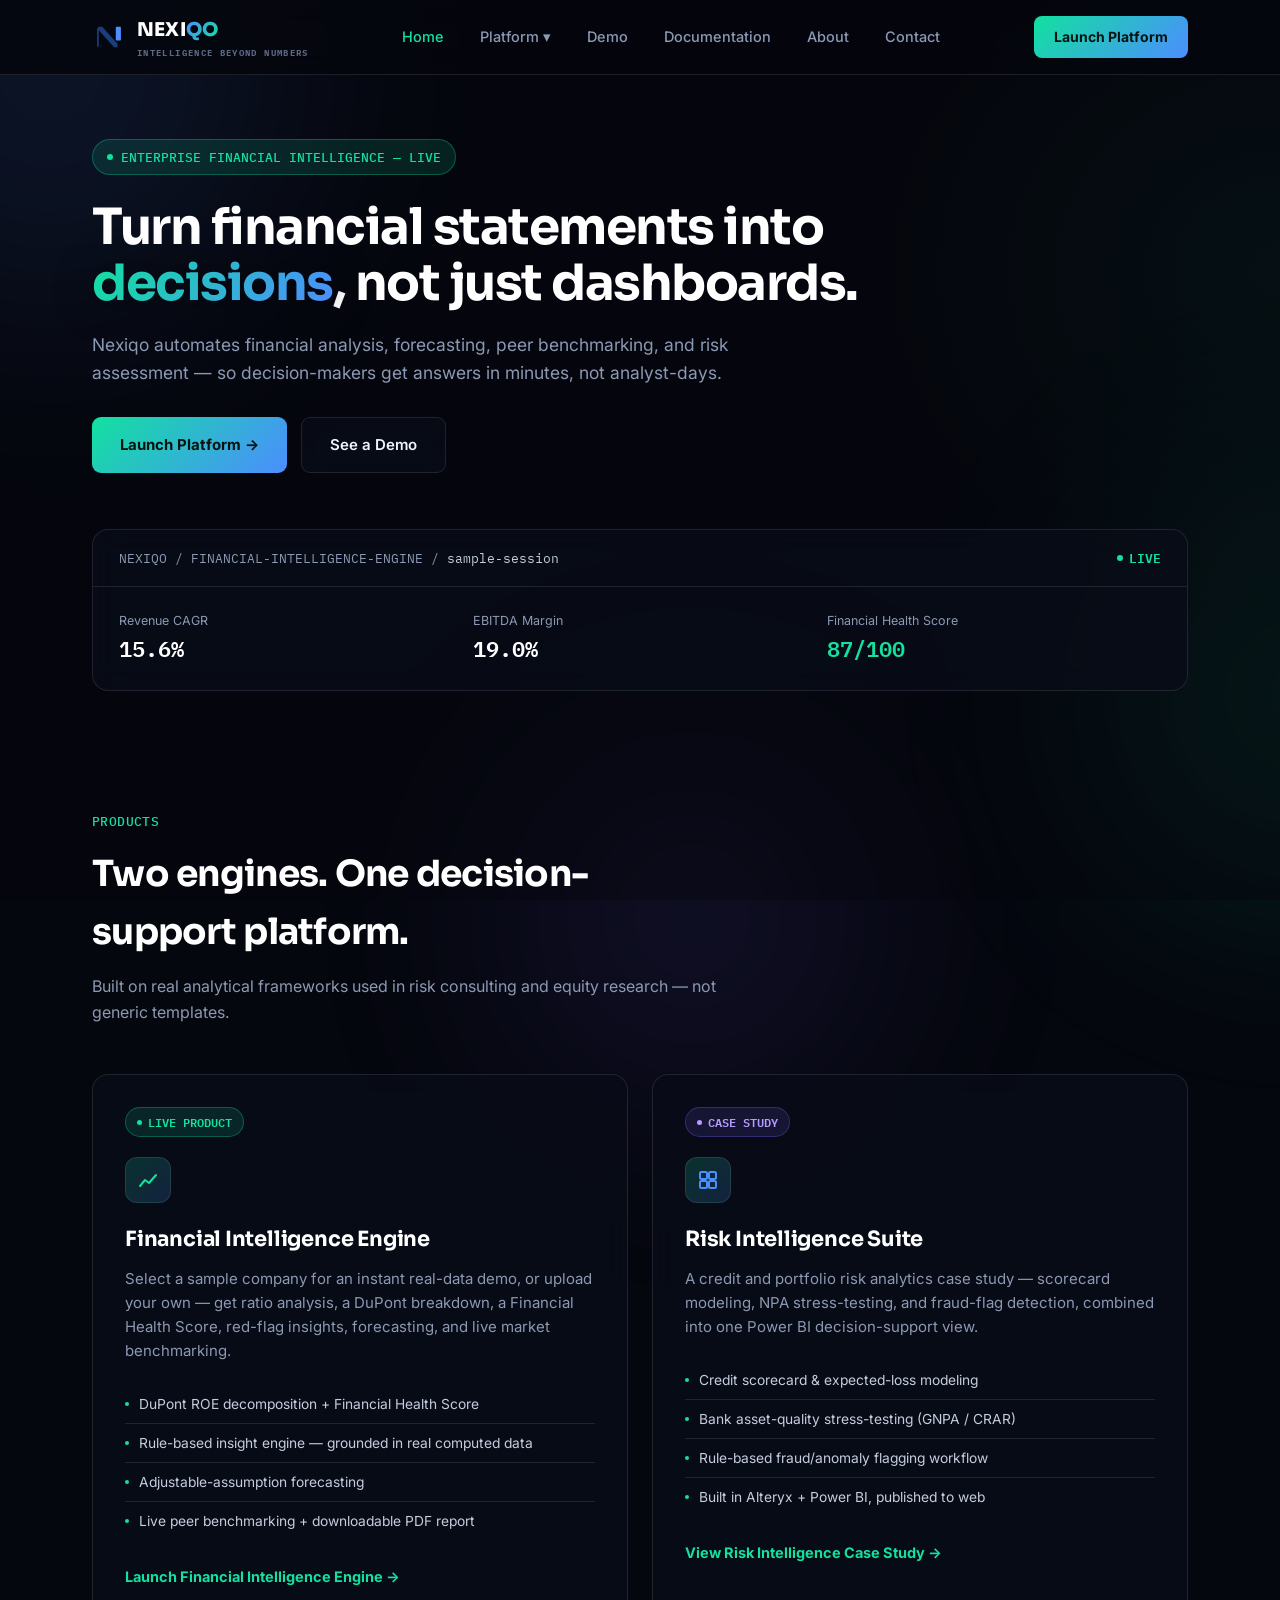
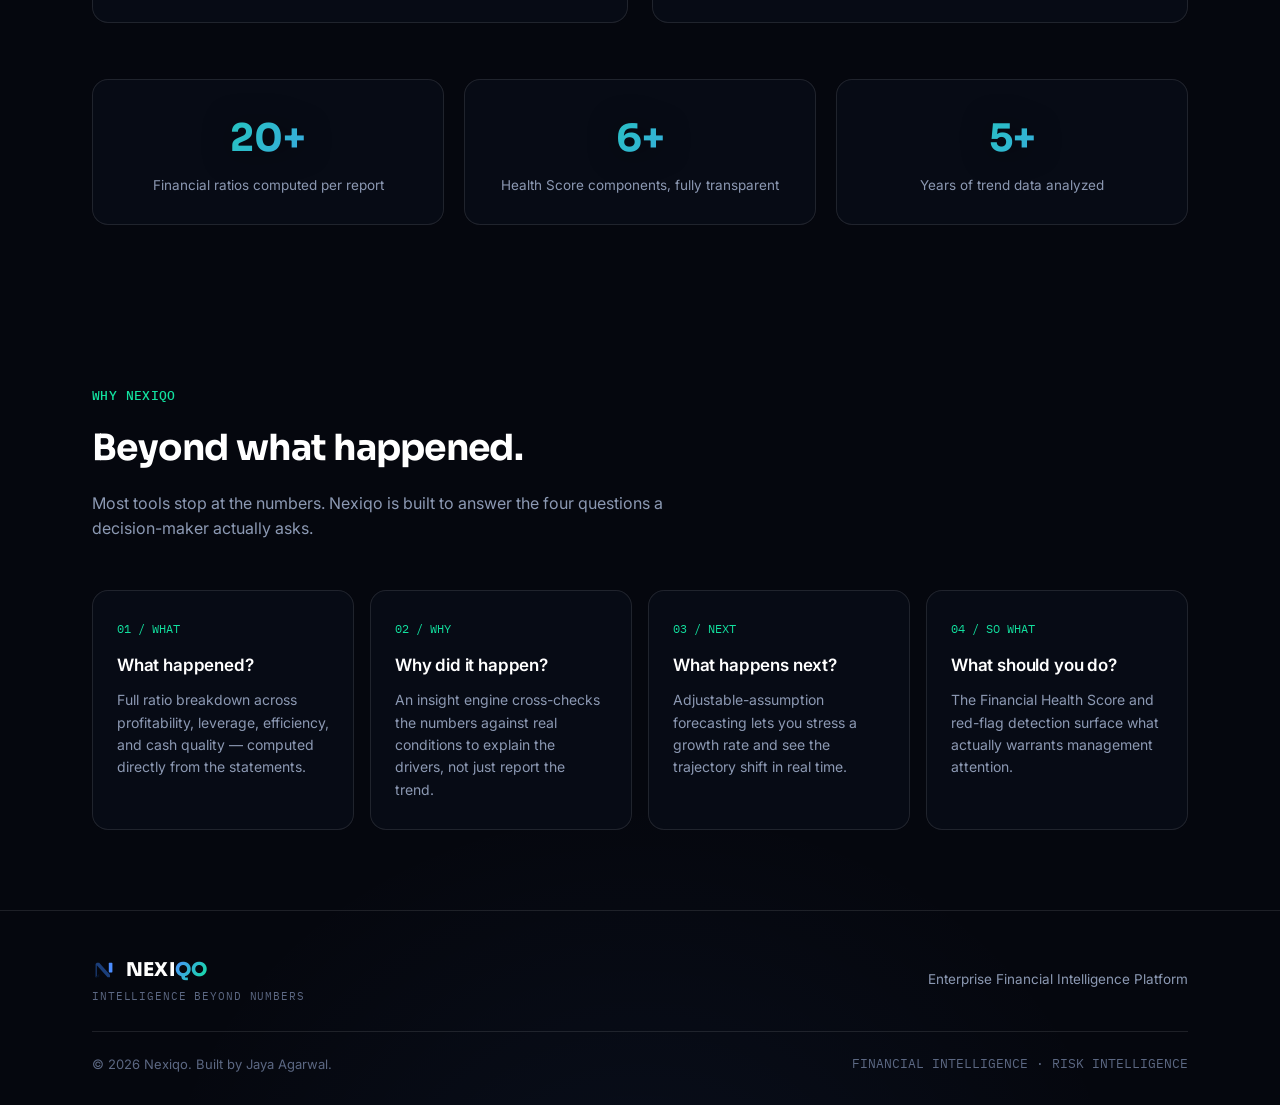
<file: index.html>
<!DOCTYPE html>
<html lang="en">
<head>
<meta charset="UTF-8">
<meta name="viewport" content="width=device-width, initial-scale=1.0">
<title>Nexiqo — Enterprise Financial Intelligence Platform</title>
<link rel="preconnect" href="https://fonts.googleapis.com">
<link href="https://fonts.googleapis.com/css2?family=Sora:wght@400;500;600;700;800&family=Inter:wght@400;500;600;700&family=IBM+Plex+Mono:wght@400;500;600&display=swap" rel="stylesheet">
<link rel="stylesheet" href="styles.css">
</head>
<body>
<div class="blob blob1"></div><div class="blob blob2"></div><div class="blob blob3"></div>
<div class="scrim"></div>

<nav>
  <div class="wrap">
    <a class="brand" href="index.html">
      <svg class="brand-mark" viewBox="0 0 40 40" fill="none">
        <path d="M6 32V10L8 8H12L30 28V32H26L8 12V32H6Z" fill="url(#navN1)"/>
        <path d="M6 32L12 26V32H6Z" fill="#071022"/>
        <rect x="28" y="8" width="6" height="16" rx="1" fill="url(#navN2)"/>
        <defs>
          <linearGradient id="navN1" x1="6" y1="8" x2="30" y2="32"><stop stop-color="#1B3E7A"/><stop offset="1" stop-color="#12E19F"/></linearGradient>
          <linearGradient id="navN2" x1="28" y1="8" x2="34" y2="24"><stop stop-color="#4C8DFF"/><stop offset="1" stop-color="#12E19F"/></linearGradient>
        </defs>
      </svg>
      <div class="brand-stack">
        <span class="wordmark"><span class="w-nexi">NEXI</span><span class="w-qo">QO</span></span>
        <span class="tagline">Intelligence Beyond Numbers</span>
      </div>
    </a>
    <ul class="nav-links">
      <li class="active"><a class="top-link" href="index.html">Home</a></li>
      <li class="dropdown ">
        <a class="top-link" href="platform.html">Platform ▾</a>
        <div class="dropdown-menu">
          <a href="platform.html#upload">Upload Financial Statements</a>
          <a href="platform.html#dashboard">Financial Dashboard</a>
          <a href="platform.html#forecast">Forecast</a>
          <a href="platform.html#report">Executive Report</a>
        </div>
      </li>
      <li class=""><a class="top-link" href="demo.html">Demo</a></li>
      <li class=""><a class="top-link" href="documentation.html">Documentation</a></li>
      <li class=""><a class="top-link" href="about.html">About</a></li>
      <li class=""><a class="top-link" href="contact.html">Contact</a></li>
    </ul>
    <a class="nav-cta" href="platform.html">Launch Platform</a>
  </div>
</nav>

<header class="page-hero">
  <div class="wrap">
    <span class="eyebrow"><span class="dot"></span>ENTERPRISE FINANCIAL INTELLIGENCE — LIVE</span>
    <h1 class="page-title">Turn financial statements into <span class="grad">decisions</span>, not just dashboards.</h1>
    <p class="page-sub">Nexiqo automates financial analysis, forecasting, peer benchmarking, and risk assessment — so decision-makers get answers in minutes, not analyst-days.</p>
    <div class="hero-ctas">
      <a class="btn-primary" href="platform.html">Launch Platform →</a>
      <a class="btn-secondary" href="demo.html">See a Demo</a>
    </div>

    <div class="panel reveal" style="margin-top:56px;overflow:hidden;">
      <div style="display:flex;justify-content:space-between;align-items:center;padding:18px 26px;border-bottom:1px solid var(--panel-border);flex-wrap:wrap;gap:10px;">
        <span class="mono" style="font-size:12.5px;color:var(--text-muted);">NEXIQO / FINANCIAL-INTELLIGENCE-ENGINE / <span style="color:#C4CDDE">sample-session</span></span>
        <span class="mono" style="color:var(--emerald);display:flex;align-items:center;gap:6px;font-size:12.5px;font-weight:600;"><span style="width:6px;height:6px;border-radius:50%;background:var(--emerald);display:inline-block;animation:pulse 1.4s infinite;"></span>LIVE</span>
      </div>
      <div style="padding:24px 26px;display:grid;grid-template-columns:1fr 1fr 1fr;gap:20px;">
        <div><div style="font-size:12.5px;color:var(--text-muted);">Revenue CAGR</div><div class="mono" style="font-size:22px;font-weight:600;color:#fff;">15.6%</div></div>
        <div><div style="font-size:12.5px;color:var(--text-muted);">EBITDA Margin</div><div class="mono" style="font-size:22px;font-weight:600;color:#fff;">19.0%</div></div>
        <div><div style="font-size:12.5px;color:var(--text-muted);">Financial Health Score</div><div class="mono" style="font-size:22px;font-weight:600;color:var(--emerald);">87/100</div></div>
      </div>
    </div>
  </div>
</header>

<section id="products">
  <div class="wrap">
    <div class="section-head reveal">
      <span class="section-tag">PRODUCTS</span>
      <h2>Two engines. One decision-support platform.</h2>
      <p>Built on real analytical frameworks used in risk consulting and equity research — not generic templates.</p>
    </div>
    <div class="products-grid">
      <div class="product-card panel reveal">
        <span class="product-status status-live"><span class="dot"></span>LIVE PRODUCT</span>
        <div class="product-icon"><svg width="22" height="22" viewBox="0 0 22 22" fill="none"><path d="M3 17L8 11L12 14L19 6" stroke="#12E19F" stroke-width="2" stroke-linecap="round" stroke-linejoin="round"/></svg></div>
        <h3>Financial Intelligence Engine</h3>
        <p>Select a sample company for an instant real-data demo, or upload your own — get ratio analysis, a DuPont breakdown, a Financial Health Score, red-flag insights, forecasting, and live market benchmarking.</p>
        <ul class="product-features">
          <li>DuPont ROE decomposition + Financial Health Score</li>
          <li>Rule-based insight engine — grounded in real computed data</li>
          <li>Adjustable-assumption forecasting</li>
          <li>Live peer benchmarking + downloadable PDF report</li>
        </ul>
        <a class="product-link" href="platform.html">Launch Financial Intelligence Engine →</a>
      </div>
      <div class="product-card panel reveal">
        <span class="product-status status-showcase"><span class="dot"></span>CASE STUDY</span>
        <div class="product-icon"><svg width="22" height="22" viewBox="0 0 22 22" fill="none"><rect x="3" y="3" width="7" height="7" rx="1.5" stroke="#4C8DFF" stroke-width="2"/><rect x="12" y="3" width="7" height="7" rx="1.5" stroke="#4C8DFF" stroke-width="2"/><rect x="3" y="12" width="7" height="7" rx="1.5" stroke="#4C8DFF" stroke-width="2"/><rect x="12" y="12" width="7" height="7" rx="1.5" stroke="#4C8DFF" stroke-width="2"/></svg></div>
        <h3>Risk Intelligence Suite</h3>
        <p>A credit and portfolio risk analytics case study — scorecard modeling, NPA stress-testing, and fraud-flag detection, combined into one Power BI decision-support view.</p>
        <ul class="product-features">
          <li>Credit scorecard &amp; expected-loss modeling</li>
          <li>Bank asset-quality stress-testing (GNPA / CRAR)</li>
          <li>Rule-based fraud/anomaly flagging workflow</li>
          <li>Built in Alteryx + Power BI, published to web</li>
        </ul>
        <a class="product-link" href="demo.html#risk">View Risk Intelligence Case Study →</a>
      </div>
    </div>

    <div class="stats-row">
      <div class="stat panel reveal"><div class="num" data-target="20">0</div><div class="lbl">Financial ratios computed per report</div></div>
      <div class="stat panel reveal"><div class="num" data-target="6">0</div><div class="lbl">Health Score components, fully transparent</div></div>
      <div class="stat panel reveal"><div class="num" data-target="5">0</div><div class="lbl">Years of trend data analyzed</div></div>
    </div>
  </div>
</section>

<section id="why">
  <div class="wrap">
    <div class="section-head reveal">
      <span class="section-tag">WHY NEXIQO</span>
      <h2>Beyond what happened.</h2>
      <p>Most tools stop at the numbers. Nexiqo is built to answer the four questions a decision-maker actually asks.</p>
    </div>
    <div class="why-grid">
      <div class="why-item panel reveal"><div class="why-q">01 / WHAT</div><h4>What happened?</h4><p>Full ratio breakdown across profitability, leverage, efficiency, and cash quality — computed directly from the statements.</p></div>
      <div class="why-item panel reveal"><div class="why-q">02 / WHY</div><h4>Why did it happen?</h4><p>An insight engine cross-checks the numbers against real conditions to explain the drivers, not just report the trend.</p></div>
      <div class="why-item panel reveal"><div class="why-q">03 / NEXT</div><h4>What happens next?</h4><p>Adjustable-assumption forecasting lets you stress a growth rate and see the trajectory shift in real time.</p></div>
      <div class="why-item panel reveal"><div class="why-q">04 / SO WHAT</div><h4>What should you do?</h4><p>The Financial Health Score and red-flag detection surface what actually warrants management attention.</p></div>
    </div>
  </div>
</section>

<footer>
  <div class="wrap">
    <div class="footer-top">
      <div>
        <div class="footer-brand">
          <svg width="24" height="24" viewBox="0 0 40 40" fill="none">
            <path d="M6 32V10L8 8H12L30 28V32H26L8 12V32H6Z" fill="url(#footN1)"/>
            <path d="M6 32L12 26V32H6Z" fill="#071022"/>
            <rect x="28" y="8" width="6" height="16" rx="1" fill="url(#footN2)"/>
            <defs>
              <linearGradient id="footN1" x1="6" y1="8" x2="30" y2="32"><stop stop-color="#1B3E7A"/><stop offset="1" stop-color="#12E19F"/></linearGradient>
              <linearGradient id="footN2" x1="28" y1="8" x2="34" y2="24"><stop stop-color="#4C8DFF"/><stop offset="1" stop-color="#12E19F"/></linearGradient>
            </defs>
          </svg>
          <span class="wordmark"><span class="w-nexi">NEXI</span><span class="w-qo">QO</span></span>
        </div>
        <div class="footer-tagline">INTELLIGENCE BEYOND NUMBERS</div>
      </div>
      <div style="font-size:13.5px;color:var(--text-muted);">Enterprise Financial Intelligence Platform</div>
    </div>
    <div class="bottom-row">
      <span>© 2026 Nexiqo. Built by Jaya Agarwal.</span>
      <span class="mono">FINANCIAL INTELLIGENCE · RISK INTELLIGENCE</span>
    </div>
  </div>
</footer>
<script src="common.js"></script>
</body>
</html>
</file>
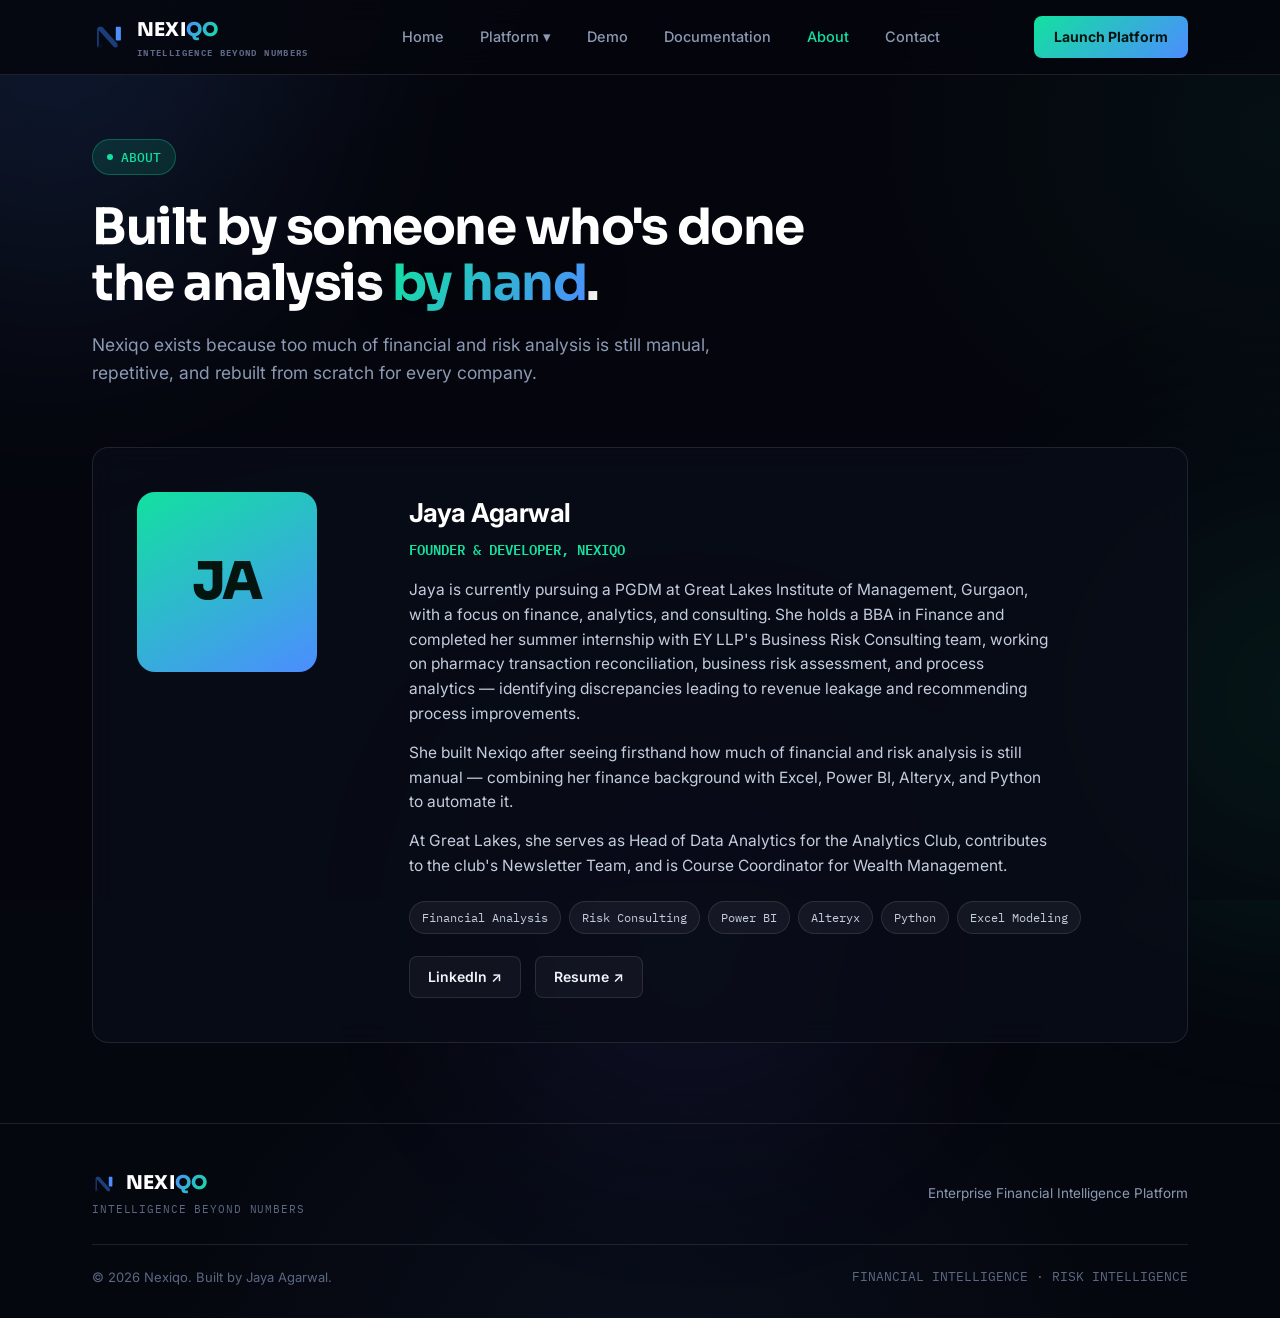
<file: about.html>
<!DOCTYPE html>
<html lang="en">
<head>
<meta charset="UTF-8">
<meta name="viewport" content="width=device-width, initial-scale=1.0">
<title>About — Nexiqo</title>
<link rel="preconnect" href="https://fonts.googleapis.com">
<link href="https://fonts.googleapis.com/css2?family=Sora:wght@400;500;600;700;800&family=Inter:wght@400;500;600;700&family=IBM+Plex+Mono:wght@400;500;600&display=swap" rel="stylesheet">
<link rel="stylesheet" href="styles.css">
</head>
<body>
<div class="blob blob1"></div><div class="blob blob2"></div><div class="blob blob3"></div>
<div class="scrim"></div>

<nav>
  <div class="wrap">
    <a class="brand" href="index.html">
      <svg class="brand-mark" viewBox="0 0 40 40" fill="none">
        <path d="M6 32V10L8 8H12L30 28V32H26L8 12V32H6Z" fill="url(#navN1)"/>
        <path d="M6 32L12 26V32H6Z" fill="#071022"/>
        <rect x="28" y="8" width="6" height="16" rx="1" fill="url(#navN2)"/>
        <defs>
          <linearGradient id="navN1" x1="6" y1="8" x2="30" y2="32"><stop stop-color="#1B3E7A"/><stop offset="1" stop-color="#12E19F"/></linearGradient>
          <linearGradient id="navN2" x1="28" y1="8" x2="34" y2="24"><stop stop-color="#4C8DFF"/><stop offset="1" stop-color="#12E19F"/></linearGradient>
        </defs>
      </svg>
      <div class="brand-stack">
        <span class="wordmark"><span class="w-nexi">NEXI</span><span class="w-qo">QO</span></span>
        <span class="tagline">Intelligence Beyond Numbers</span>
      </div>
    </a>
    <ul class="nav-links">
      <li class=""><a class="top-link" href="index.html">Home</a></li>
      <li class="dropdown ">
        <a class="top-link" href="platform.html">Platform ▾</a>
        <div class="dropdown-menu">
          <a href="platform.html#upload">Upload Financial Statements</a>
          <a href="platform.html#dashboard">Financial Dashboard</a>
          <a href="platform.html#forecast">Forecast</a>
          <a href="platform.html#report">Executive Report</a>
        </div>
      </li>
      <li class=""><a class="top-link" href="demo.html">Demo</a></li>
      <li class=""><a class="top-link" href="documentation.html">Documentation</a></li>
      <li class="active"><a class="top-link" href="about.html">About</a></li>
      <li class=""><a class="top-link" href="contact.html">Contact</a></li>
    </ul>
    <a class="nav-cta" href="platform.html">Launch Platform</a>
  </div>
</nav>

<header class="page-hero">
  <div class="wrap">
    <span class="eyebrow"><span class="dot"></span>ABOUT</span>
    <h1 class="page-title">Built by someone who's done the analysis <span class="grad">by hand</span>.</h1>
    <p class="page-sub">Nexiqo exists because too much of financial and risk analysis is still manual, repetitive, and rebuilt from scratch for every company.</p>
  </div>
</header>

<section style="padding-top:20px;">
  <div class="wrap">
    <div class="founder-wrap panel reveal">
      <div class="founder-avatar">JA</div>
      <div>
        <div class="founder-name">Jaya Agarwal</div>
        <div class="founder-role">FOUNDER &amp; DEVELOPER, NEXIQO</div>
        <div class="founder-bio">
          <p>Jaya is currently pursuing a PGDM at Great Lakes Institute of Management, Gurgaon, with a focus on finance, analytics, and consulting. She holds a BBA in Finance and completed her summer internship with EY LLP's Business Risk Consulting team, working on pharmacy transaction reconciliation, business risk assessment, and process analytics — identifying discrepancies leading to revenue leakage and recommending process improvements.</p>
          <p>She built Nexiqo after seeing firsthand how much of financial and risk analysis is still manual — combining her finance background with Excel, Power BI, Alteryx, and Python to automate it.</p>
          <p>At Great Lakes, she serves as Head of Data Analytics for the Analytics Club, contributes to the club's Newsletter Team, and is Course Coordinator for Wealth Management.</p>
        </div>
        <div class="founder-tags">
          <span>Financial Analysis</span><span>Risk Consulting</span><span>Power BI</span><span>Alteryx</span><span>Python</span><span>Excel Modeling</span>
        </div>
        <div class="founder-links">
          <a href="https://www.linkedin.com/in/jaya-agarwal-608137256" target="_blank" rel="noopener">LinkedIn ↗</a>
          <a href="contact.html">Resume ↗</a>
        </div>
      </div>
    </div>
  </div>
</section>

<footer>
  <div class="wrap">
    <div class="footer-top">
      <div>
        <div class="footer-brand">
          <svg width="24" height="24" viewBox="0 0 40 40" fill="none">
            <path d="M6 32V10L8 8H12L30 28V32H26L8 12V32H6Z" fill="url(#footN1)"/>
            <path d="M6 32L12 26V32H6Z" fill="#071022"/>
            <rect x="28" y="8" width="6" height="16" rx="1" fill="url(#footN2)"/>
            <defs>
              <linearGradient id="footN1" x1="6" y1="8" x2="30" y2="32"><stop stop-color="#1B3E7A"/><stop offset="1" stop-color="#12E19F"/></linearGradient>
              <linearGradient id="footN2" x1="28" y1="8" x2="34" y2="24"><stop stop-color="#4C8DFF"/><stop offset="1" stop-color="#12E19F"/></linearGradient>
            </defs>
          </svg>
          <span class="wordmark"><span class="w-nexi">NEXI</span><span class="w-qo">QO</span></span>
        </div>
        <div class="footer-tagline">INTELLIGENCE BEYOND NUMBERS</div>
      </div>
      <div style="font-size:13.5px;color:var(--text-muted);">Enterprise Financial Intelligence Platform</div>
    </div>
    <div class="bottom-row">
      <span>© 2026 Nexiqo. Built by Jaya Agarwal.</span>
      <span class="mono">FINANCIAL INTELLIGENCE · RISK INTELLIGENCE</span>
    </div>
  </div>
</footer>
<script src="common.js"></script>
</body>
</html>
</file>
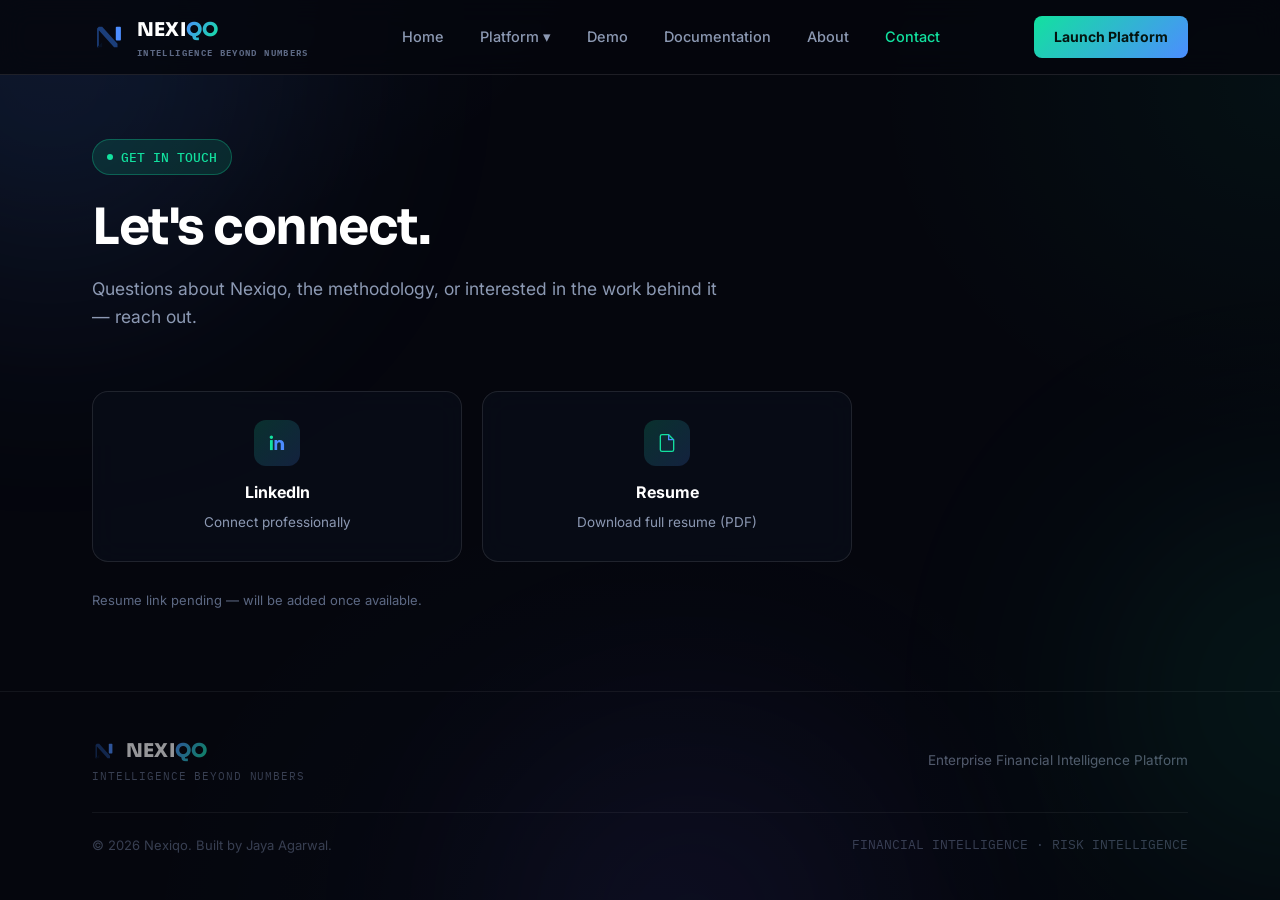
<file: contact.html>
<!DOCTYPE html>
<html lang="en">
<head>
<meta charset="UTF-8">
<meta name="viewport" content="width=device-width, initial-scale=1.0">
<title>Contact — Nexiqo</title>
<link rel="preconnect" href="https://fonts.googleapis.com">
<link href="https://fonts.googleapis.com/css2?family=Sora:wght@400;500;600;700;800&family=Inter:wght@400;500;600;700&family=IBM+Plex+Mono:wght@400;500;600&display=swap" rel="stylesheet">
<link rel="stylesheet" href="styles.css">
</head>
<body>
<div class="blob blob1"></div><div class="blob blob2"></div><div class="blob blob3"></div>
<div class="scrim"></div>

<nav>
  <div class="wrap">
    <a class="brand" href="index.html">
      <svg class="brand-mark" viewBox="0 0 40 40" fill="none">
        <path d="M6 32V10L8 8H12L30 28V32H26L8 12V32H6Z" fill="url(#navN1)"/>
        <path d="M6 32L12 26V32H6Z" fill="#071022"/>
        <rect x="28" y="8" width="6" height="16" rx="1" fill="url(#navN2)"/>
        <defs>
          <linearGradient id="navN1" x1="6" y1="8" x2="30" y2="32"><stop stop-color="#1B3E7A"/><stop offset="1" stop-color="#12E19F"/></linearGradient>
          <linearGradient id="navN2" x1="28" y1="8" x2="34" y2="24"><stop stop-color="#4C8DFF"/><stop offset="1" stop-color="#12E19F"/></linearGradient>
        </defs>
      </svg>
      <div class="brand-stack">
        <span class="wordmark"><span class="w-nexi">NEXI</span><span class="w-qo">QO</span></span>
        <span class="tagline">Intelligence Beyond Numbers</span>
      </div>
    </a>
    <ul class="nav-links">
      <li class=""><a class="top-link" href="index.html">Home</a></li>
      <li class="dropdown ">
        <a class="top-link" href="platform.html">Platform ▾</a>
        <div class="dropdown-menu">
          <a href="platform.html#upload">Upload Financial Statements</a>
          <a href="platform.html#dashboard">Financial Dashboard</a>
          <a href="platform.html#forecast">Forecast</a>
          <a href="platform.html#report">Executive Report</a>
        </div>
      </li>
      <li class=""><a class="top-link" href="demo.html">Demo</a></li>
      <li class=""><a class="top-link" href="documentation.html">Documentation</a></li>
      <li class=""><a class="top-link" href="about.html">About</a></li>
      <li class="active"><a class="top-link" href="contact.html">Contact</a></li>
    </ul>
    <a class="nav-cta" href="platform.html">Launch Platform</a>
  </div>
</nav>

<header class="page-hero">
  <div class="wrap">
    <span class="eyebrow"><span class="dot"></span>GET IN TOUCH</span>
    <h1 class="page-title">Let's connect.</h1>
    <p class="page-sub">Questions about Nexiqo, the methodology, or interested in the work behind it — reach out.</p>
  </div>
</header>

<section style="padding-top:20px;">
  <div class="wrap">
    <div class="contact-grid reveal">
      <a class="contact-card panel" href="https://www.linkedin.com/in/jaya-agarwal-608137256" target="_blank" rel="noopener">
        <div class="icon"><svg width="20" height="20" viewBox="0 0 24 24" fill="none"><path d="M6.94 8.5H3.56V20.5H6.94V8.5Z" fill="#12E19F"/><path d="M5.25 7.06C6.35 7.06 7.25 6.16 7.25 5.06C7.25 3.96 6.35 3.06 5.25 3.06C4.15 3.06 3.25 3.96 3.25 5.06C3.25 6.16 4.15 7.06 5.25 7.06Z" fill="#12E19F"/><path d="M20.5 13.5C20.5 10.46 18.5 8.5 15.5 8.5C13.98 8.5 12.86 9.14 12.19 10.06V8.5H9V20.5H12.19V14C12.19 12.34 13.13 11.19 14.5 11.19C15.75 11.19 16.5 12.06 16.5 13.5V20.5H20.5V13.5Z" fill="#4C8DFF"/></svg></div>
        <h4>LinkedIn</h4>
        <p>Connect professionally</p>
      </a>
      <a class="contact-card panel" href="#" id="resumeCard">
        <div class="icon"><svg width="20" height="20" viewBox="0 0 24 24" fill="none"><path d="M14 2H6a2 2 0 0 0-2 2v16a2 2 0 0 0 2 2h12a2 2 0 0 0 2-2V8z" stroke="#12E19F" stroke-width="1.6"/><path d="M14 2v6h6" stroke="#4C8DFF" stroke-width="1.6"/></svg></div>
        <h4>Resume</h4>
        <p>Download full resume (PDF)</p>
      </a>
    </div>
    <p style="margin-top:28px;font-size:13px;color:var(--text-dim);">Resume link pending — will be added once available.</p>
  </div>
</section>

<footer>
  <div class="wrap">
    <div class="footer-top">
      <div>
        <div class="footer-brand">
          <svg width="24" height="24" viewBox="0 0 40 40" fill="none">
            <path d="M6 32V10L8 8H12L30 28V32H26L8 12V32H6Z" fill="url(#footN1)"/>
            <path d="M6 32L12 26V32H6Z" fill="#071022"/>
            <rect x="28" y="8" width="6" height="16" rx="1" fill="url(#footN2)"/>
            <defs>
              <linearGradient id="footN1" x1="6" y1="8" x2="30" y2="32"><stop stop-color="#1B3E7A"/><stop offset="1" stop-color="#12E19F"/></linearGradient>
              <linearGradient id="footN2" x1="28" y1="8" x2="34" y2="24"><stop stop-color="#4C8DFF"/><stop offset="1" stop-color="#12E19F"/></linearGradient>
            </defs>
          </svg>
          <span class="wordmark"><span class="w-nexi">NEXI</span><span class="w-qo">QO</span></span>
        </div>
        <div class="footer-tagline">INTELLIGENCE BEYOND NUMBERS</div>
      </div>
      <div style="font-size:13.5px;color:var(--text-muted);">Enterprise Financial Intelligence Platform</div>
    </div>
    <div class="bottom-row">
      <span>© 2026 Nexiqo. Built by Jaya Agarwal.</span>
      <span class="mono">FINANCIAL INTELLIGENCE · RISK INTELLIGENCE</span>
    </div>
  </div>
</footer>
<script src="common.js"></script>
</body>
</html>
</file>
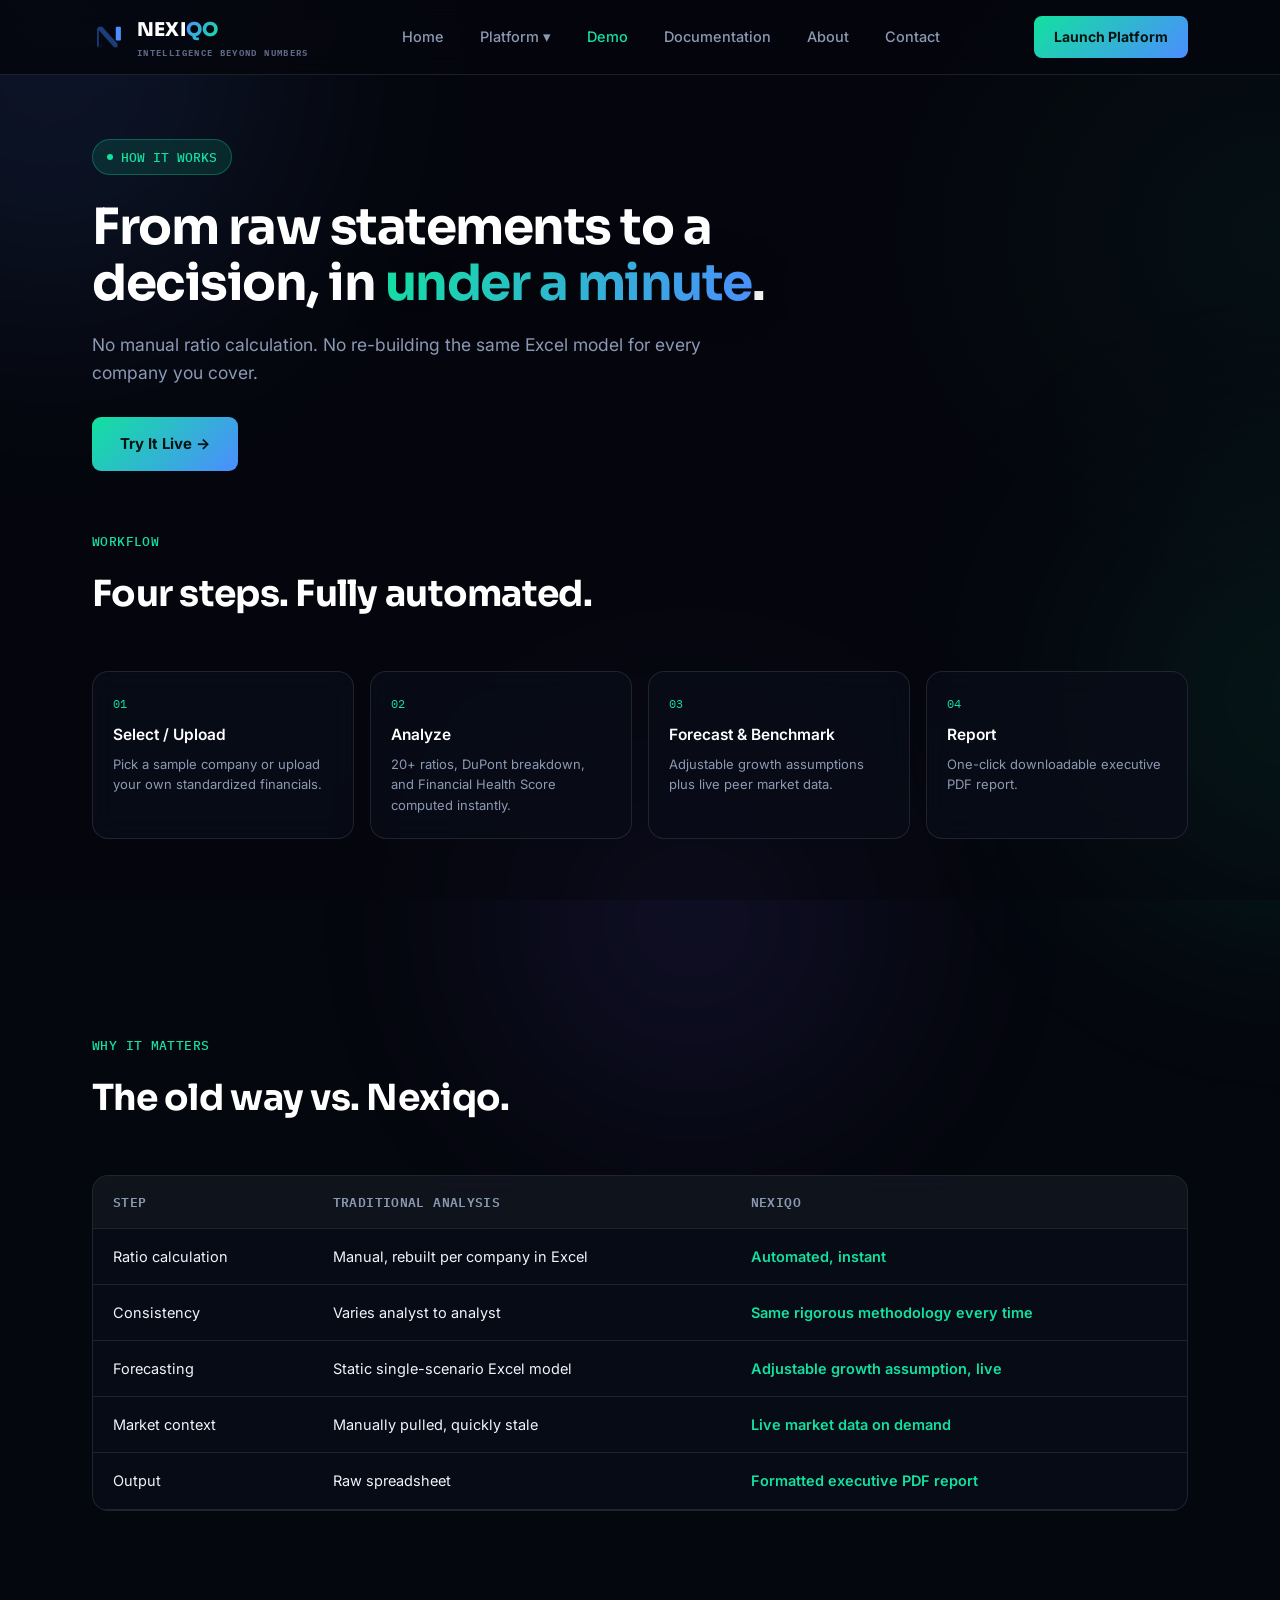
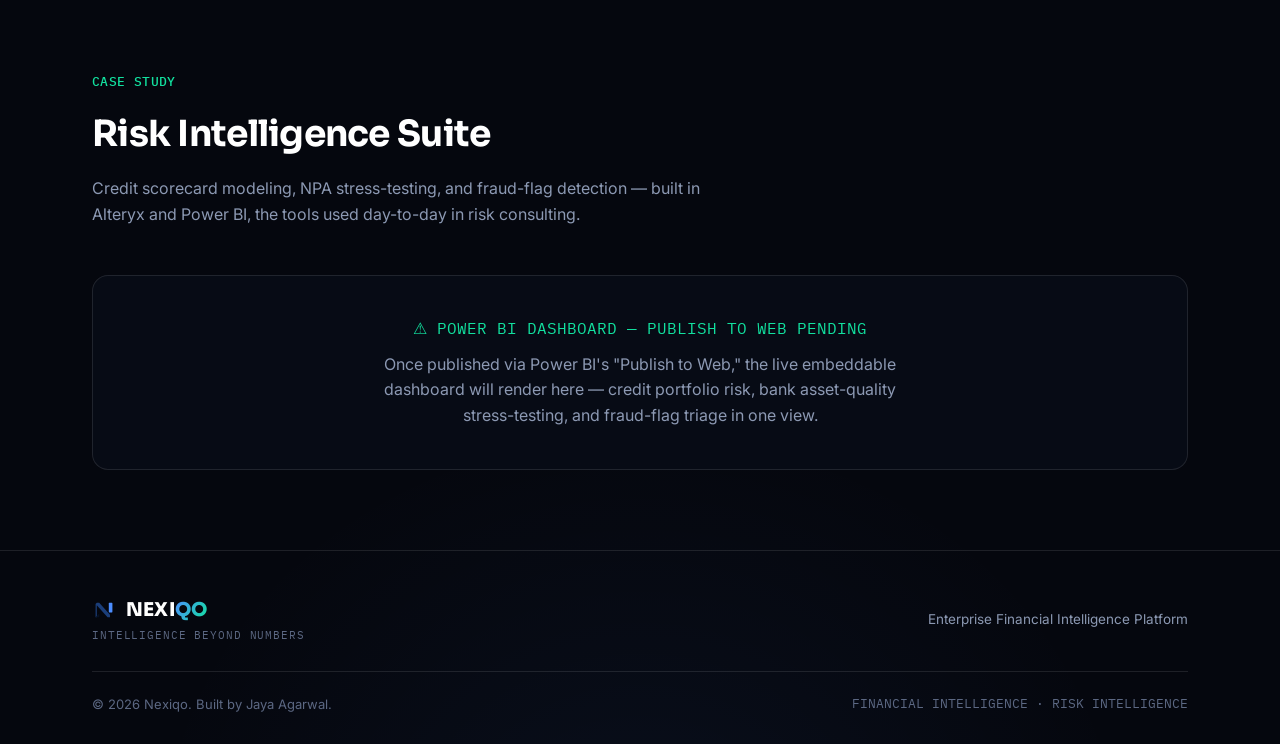
<file: demo.html>
<!DOCTYPE html>
<html lang="en">
<head>
<meta charset="UTF-8">
<meta name="viewport" content="width=device-width, initial-scale=1.0">
<title>Demo — Nexiqo</title>
<link rel="preconnect" href="https://fonts.googleapis.com">
<link href="https://fonts.googleapis.com/css2?family=Sora:wght@400;500;600;700;800&family=Inter:wght@400;500;600;700&family=IBM+Plex+Mono:wght@400;500;600&display=swap" rel="stylesheet">
<link rel="stylesheet" href="styles.css">
</head>
<body>
<div class="blob blob1"></div><div class="blob blob2"></div><div class="blob blob3"></div>
<div class="scrim"></div>

<nav>
  <div class="wrap">
    <a class="brand" href="index.html">
      <svg class="brand-mark" viewBox="0 0 40 40" fill="none">
        <path d="M6 32V10L8 8H12L30 28V32H26L8 12V32H6Z" fill="url(#navN1)"/>
        <path d="M6 32L12 26V32H6Z" fill="#071022"/>
        <rect x="28" y="8" width="6" height="16" rx="1" fill="url(#navN2)"/>
        <defs>
          <linearGradient id="navN1" x1="6" y1="8" x2="30" y2="32"><stop stop-color="#1B3E7A"/><stop offset="1" stop-color="#12E19F"/></linearGradient>
          <linearGradient id="navN2" x1="28" y1="8" x2="34" y2="24"><stop stop-color="#4C8DFF"/><stop offset="1" stop-color="#12E19F"/></linearGradient>
        </defs>
      </svg>
      <div class="brand-stack">
        <span class="wordmark"><span class="w-nexi">NEXI</span><span class="w-qo">QO</span></span>
        <span class="tagline">Intelligence Beyond Numbers</span>
      </div>
    </a>
    <ul class="nav-links">
      <li class=""><a class="top-link" href="index.html">Home</a></li>
      <li class="dropdown ">
        <a class="top-link" href="platform.html">Platform ▾</a>
        <div class="dropdown-menu">
          <a href="platform.html#upload">Upload Financial Statements</a>
          <a href="platform.html#dashboard">Financial Dashboard</a>
          <a href="platform.html#forecast">Forecast</a>
          <a href="platform.html#report">Executive Report</a>
        </div>
      </li>
      <li class="active"><a class="top-link" href="demo.html">Demo</a></li>
      <li class=""><a class="top-link" href="documentation.html">Documentation</a></li>
      <li class=""><a class="top-link" href="about.html">About</a></li>
      <li class=""><a class="top-link" href="contact.html">Contact</a></li>
    </ul>
    <a class="nav-cta" href="platform.html">Launch Platform</a>
  </div>
</nav>

<header class="page-hero">
  <div class="wrap">
    <span class="eyebrow"><span class="dot"></span>HOW IT WORKS</span>
    <h1 class="page-title">From raw statements to a decision, in <span class="grad">under a minute</span>.</h1>
    <p class="page-sub">No manual ratio calculation. No re-building the same Excel model for every company you cover.</p>
    <div class="hero-ctas"><a class="btn-primary" href="platform.html">Try It Live →</a></div>
  </div>
</header>

<section style="padding-top:20px;">
  <div class="wrap">
    <div class="section-head reveal">
      <span class="section-tag">WORKFLOW</span>
      <h2>Four steps. Fully automated.</h2>
    </div>
    <div class="steps-row">
      <div class="step-card panel reveal"><div class="step-num">01</div><h4>Select / Upload</h4><p>Pick a sample company or upload your own standardized financials.</p></div>
      <div class="step-card panel reveal"><div class="step-num">02</div><h4>Analyze</h4><p>20+ ratios, DuPont breakdown, and Financial Health Score computed instantly.</p></div>
      <div class="step-card panel reveal"><div class="step-num">03</div><h4>Forecast &amp; Benchmark</h4><p>Adjustable growth assumptions plus live peer market data.</p></div>
      <div class="step-card panel reveal"><div class="step-num">04</div><h4>Report</h4><p>One-click downloadable executive PDF report.</p></div>
    </div>
  </div>
</section>

<section>
  <div class="wrap">
    <div class="section-head reveal">
      <span class="section-tag">WHY IT MATTERS</span>
      <h2>The old way vs. Nexiqo.</h2>
    </div>
    <div class="panel reveal" style="overflow-x:auto;">
      <table class="compare-table">
        <tr><th>Step</th><th>Traditional Analysis</th><th>Nexiqo</th></tr>
        <tr><td>Ratio calculation</td><td>Manual, rebuilt per company in Excel</td><td class="win">Automated, instant</td></tr>
        <tr><td>Consistency</td><td>Varies analyst to analyst</td><td class="win">Same rigorous methodology every time</td></tr>
        <tr><td>Forecasting</td><td>Static single-scenario Excel model</td><td class="win">Adjustable growth assumption, live</td></tr>
        <tr><td>Market context</td><td>Manually pulled, quickly stale</td><td class="win">Live market data on demand</td></tr>
        <tr><td>Output</td><td>Raw spreadsheet</td><td class="win">Formatted executive PDF report</td></tr>
      </table>
    </div>
  </div>
</section>

<section id="risk">
  <div class="wrap">
    <div class="section-head reveal">
      <span class="section-tag">CASE STUDY</span>
      <h2>Risk Intelligence Suite</h2>
      <p>Credit scorecard modeling, NPA stress-testing, and fraud-flag detection — built in Alteryx and Power BI, the tools used day-to-day in risk consulting.</p>
    </div>
    <div class="panel reveal" style="padding:40px;text-align:center;">
      <p class="mono" style="color:var(--emerald);margin-bottom:10px;">⚠ POWER BI DASHBOARD — PUBLISH TO WEB PENDING</p>
      <p style="color:var(--text-muted);max-width:520px;margin:0 auto;">Once published via Power BI's "Publish to Web," the live embeddable dashboard will render here — credit portfolio risk, bank asset-quality stress-testing, and fraud-flag triage in one view.</p>
    </div>
  </div>
</section>

<footer>
  <div class="wrap">
    <div class="footer-top">
      <div>
        <div class="footer-brand">
          <svg width="24" height="24" viewBox="0 0 40 40" fill="none">
            <path d="M6 32V10L8 8H12L30 28V32H26L8 12V32H6Z" fill="url(#footN1)"/>
            <path d="M6 32L12 26V32H6Z" fill="#071022"/>
            <rect x="28" y="8" width="6" height="16" rx="1" fill="url(#footN2)"/>
            <defs>
              <linearGradient id="footN1" x1="6" y1="8" x2="30" y2="32"><stop stop-color="#1B3E7A"/><stop offset="1" stop-color="#12E19F"/></linearGradient>
              <linearGradient id="footN2" x1="28" y1="8" x2="34" y2="24"><stop stop-color="#4C8DFF"/><stop offset="1" stop-color="#12E19F"/></linearGradient>
            </defs>
          </svg>
          <span class="wordmark"><span class="w-nexi">NEXI</span><span class="w-qo">QO</span></span>
        </div>
        <div class="footer-tagline">INTELLIGENCE BEYOND NUMBERS</div>
      </div>
      <div style="font-size:13.5px;color:var(--text-muted);">Enterprise Financial Intelligence Platform</div>
    </div>
    <div class="bottom-row">
      <span>© 2026 Nexiqo. Built by Jaya Agarwal.</span>
      <span class="mono">FINANCIAL INTELLIGENCE · RISK INTELLIGENCE</span>
    </div>
  </div>
</footer>
<script src="common.js"></script>
</body>
</html>
</file>
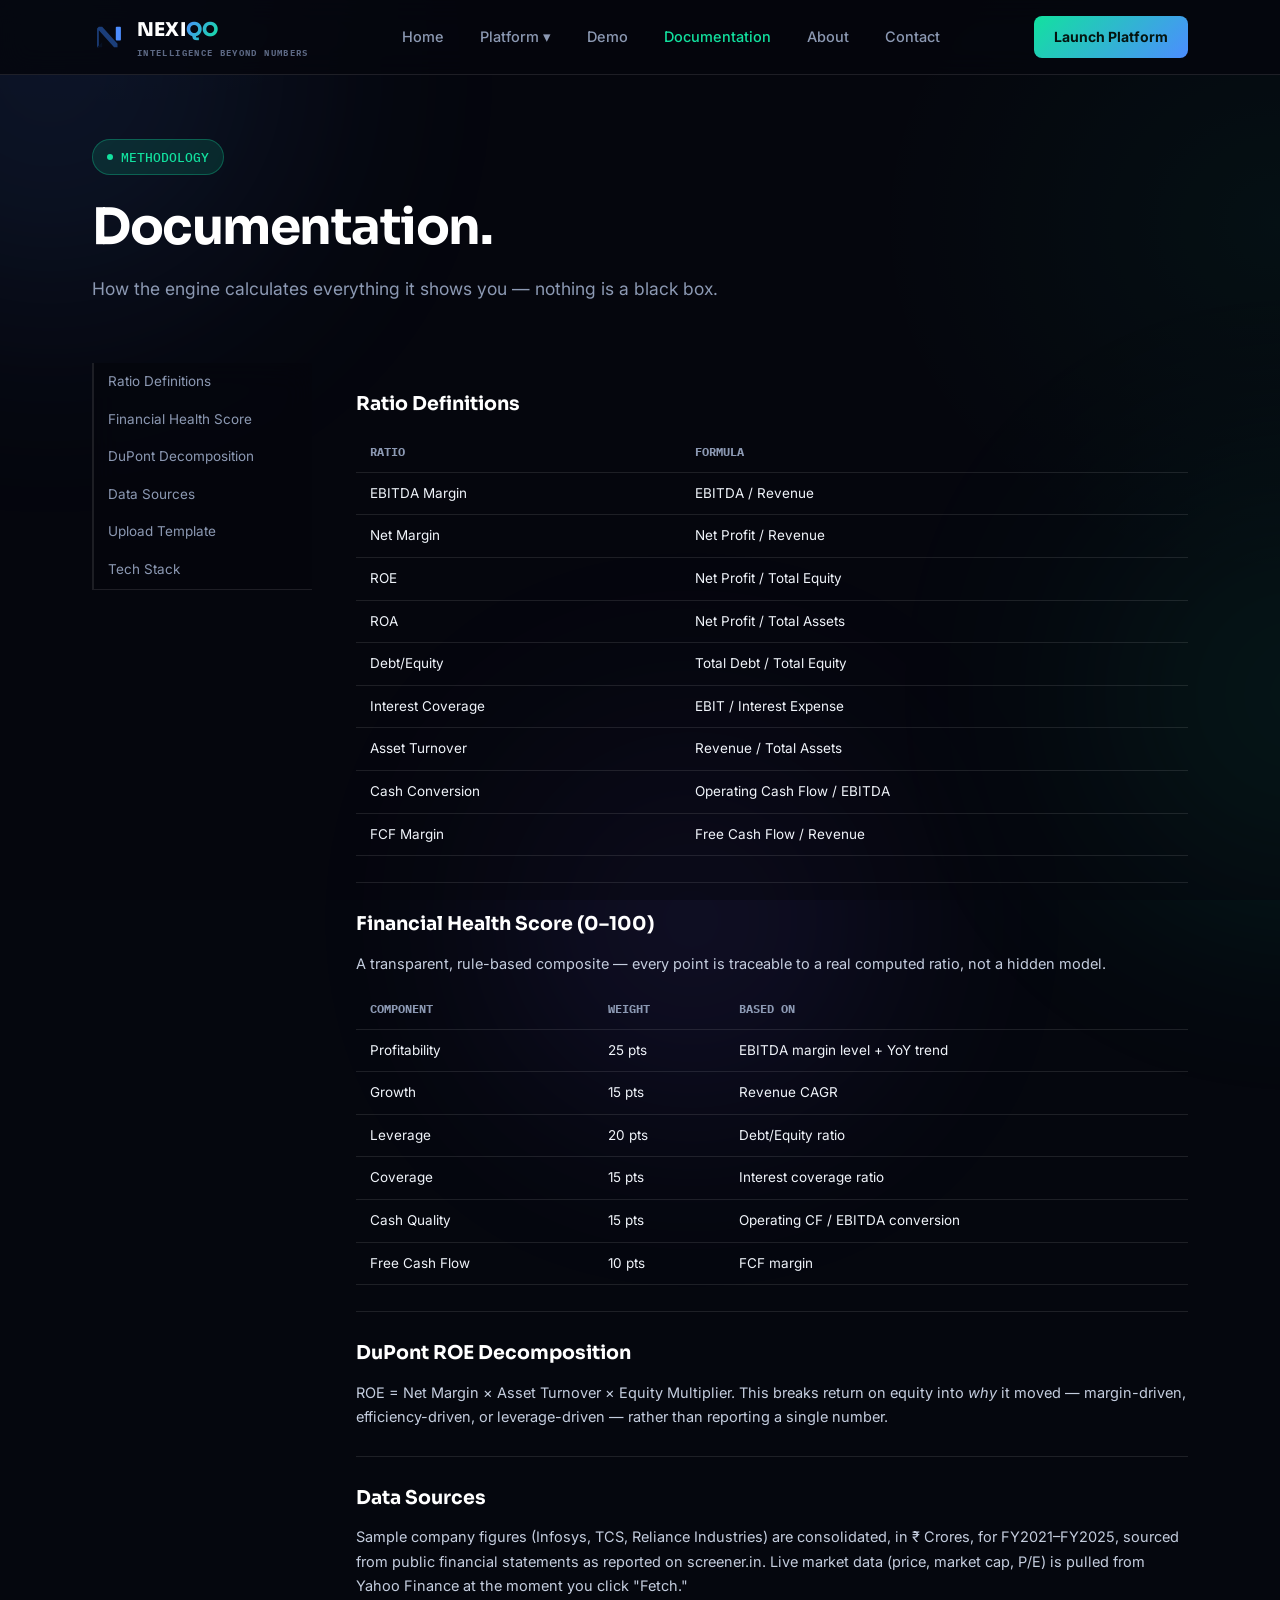
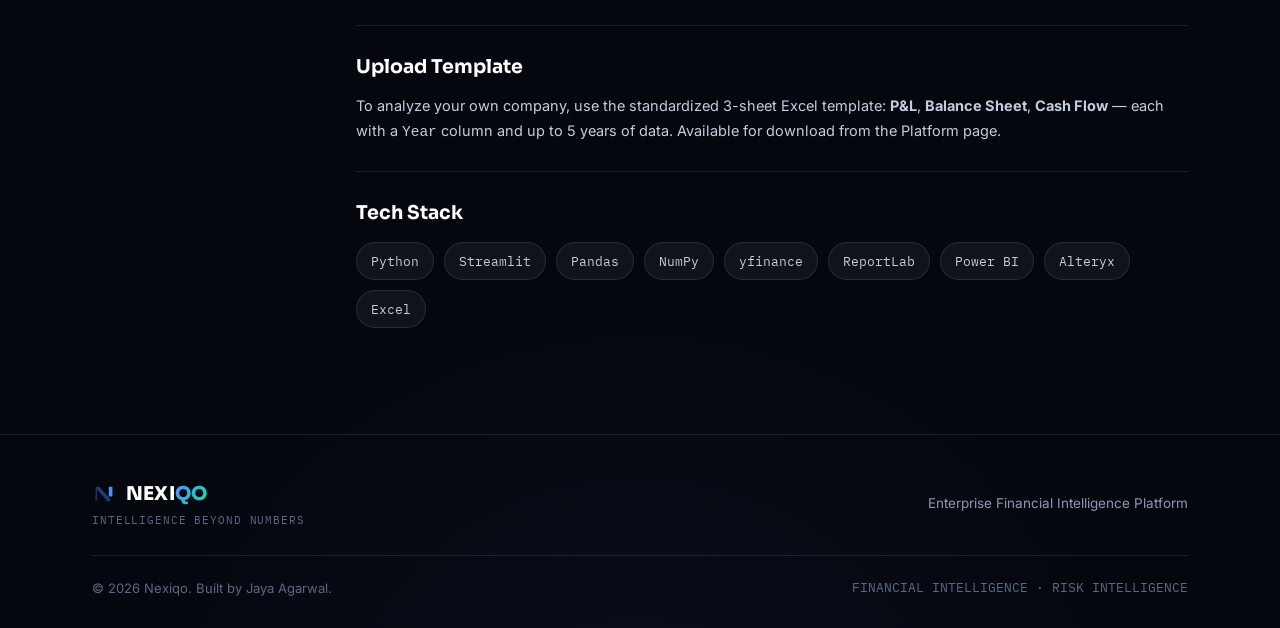
<file: documentation.html>
<!DOCTYPE html>
<html lang="en">
<head>
<meta charset="UTF-8">
<meta name="viewport" content="width=device-width, initial-scale=1.0">
<title>Documentation — Nexiqo</title>
<link rel="preconnect" href="https://fonts.googleapis.com">
<link href="https://fonts.googleapis.com/css2?family=Sora:wght@400;500;600;700;800&family=Inter:wght@400;500;600;700&family=IBM+Plex+Mono:wght@400;500;600&display=swap" rel="stylesheet">
<link rel="stylesheet" href="styles.css">
</head>
<body>
<div class="blob blob1"></div><div class="blob blob2"></div><div class="blob blob3"></div>
<div class="scrim"></div>

<nav>
  <div class="wrap">
    <a class="brand" href="index.html">
      <svg class="brand-mark" viewBox="0 0 40 40" fill="none">
        <path d="M6 32V10L8 8H12L30 28V32H26L8 12V32H6Z" fill="url(#navN1)"/>
        <path d="M6 32L12 26V32H6Z" fill="#071022"/>
        <rect x="28" y="8" width="6" height="16" rx="1" fill="url(#navN2)"/>
        <defs>
          <linearGradient id="navN1" x1="6" y1="8" x2="30" y2="32"><stop stop-color="#1B3E7A"/><stop offset="1" stop-color="#12E19F"/></linearGradient>
          <linearGradient id="navN2" x1="28" y1="8" x2="34" y2="24"><stop stop-color="#4C8DFF"/><stop offset="1" stop-color="#12E19F"/></linearGradient>
        </defs>
      </svg>
      <div class="brand-stack">
        <span class="wordmark"><span class="w-nexi">NEXI</span><span class="w-qo">QO</span></span>
        <span class="tagline">Intelligence Beyond Numbers</span>
      </div>
    </a>
    <ul class="nav-links">
      <li class=""><a class="top-link" href="index.html">Home</a></li>
      <li class="dropdown ">
        <a class="top-link" href="platform.html">Platform ▾</a>
        <div class="dropdown-menu">
          <a href="platform.html#upload">Upload Financial Statements</a>
          <a href="platform.html#dashboard">Financial Dashboard</a>
          <a href="platform.html#forecast">Forecast</a>
          <a href="platform.html#report">Executive Report</a>
        </div>
      </li>
      <li class=""><a class="top-link" href="demo.html">Demo</a></li>
      <li class="active"><a class="top-link" href="documentation.html">Documentation</a></li>
      <li class=""><a class="top-link" href="about.html">About</a></li>
      <li class=""><a class="top-link" href="contact.html">Contact</a></li>
    </ul>
    <a class="nav-cta" href="platform.html">Launch Platform</a>
  </div>
</nav>

<header class="page-hero">
  <div class="wrap">
    <span class="eyebrow"><span class="dot"></span>METHODOLOGY</span>
    <h1 class="page-title">Documentation.</h1>
    <p class="page-sub">How the engine calculates everything it shows you — nothing is a black box.</p>
  </div>
</header>

<section style="padding-top:20px;">
  <div class="wrap docs-grid">
    <nav class="docs-nav">
      <a href="#ratios">Ratio Definitions</a>
      <a href="#health-score">Financial Health Score</a>
      <a href="#dupont">DuPont Decomposition</a>
      <a href="#data">Data Sources</a>
      <a href="#template">Upload Template</a>
      <a href="#stack">Tech Stack</a>
    </nav>
    <div>
      <div class="docs-section reveal" id="ratios">
        <h3>Ratio Definitions</h3>
        <table class="docs-table">
          <tr><th>Ratio</th><th>Formula</th></tr>
          <tr><td>EBITDA Margin</td><td>EBITDA / Revenue</td></tr>
          <tr><td>Net Margin</td><td>Net Profit / Revenue</td></tr>
          <tr><td>ROE</td><td>Net Profit / Total Equity</td></tr>
          <tr><td>ROA</td><td>Net Profit / Total Assets</td></tr>
          <tr><td>Debt/Equity</td><td>Total Debt / Total Equity</td></tr>
          <tr><td>Interest Coverage</td><td>EBIT / Interest Expense</td></tr>
          <tr><td>Asset Turnover</td><td>Revenue / Total Assets</td></tr>
          <tr><td>Cash Conversion</td><td>Operating Cash Flow / EBITDA</td></tr>
          <tr><td>FCF Margin</td><td>Free Cash Flow / Revenue</td></tr>
        </table>
      </div>

      <div class="docs-section reveal" id="health-score">
        <h3>Financial Health Score (0–100)</h3>
        <p>A transparent, rule-based composite — every point is traceable to a real computed ratio, not a hidden model.</p>
        <table class="docs-table">
          <tr><th>Component</th><th>Weight</th><th>Based on</th></tr>
          <tr><td>Profitability</td><td>25 pts</td><td>EBITDA margin level + YoY trend</td></tr>
          <tr><td>Growth</td><td>15 pts</td><td>Revenue CAGR</td></tr>
          <tr><td>Leverage</td><td>20 pts</td><td>Debt/Equity ratio</td></tr>
          <tr><td>Coverage</td><td>15 pts</td><td>Interest coverage ratio</td></tr>
          <tr><td>Cash Quality</td><td>15 pts</td><td>Operating CF / EBITDA conversion</td></tr>
          <tr><td>Free Cash Flow</td><td>10 pts</td><td>FCF margin</td></tr>
        </table>
      </div>

      <div class="docs-section reveal" id="dupont">
        <h3>DuPont ROE Decomposition</h3>
        <p>ROE = Net Margin × Asset Turnover × Equity Multiplier. This breaks return on equity into <em>why</em> it moved — margin-driven, efficiency-driven, or leverage-driven — rather than reporting a single number.</p>
      </div>

      <div class="docs-section reveal" id="data">
        <h3>Data Sources</h3>
        <p>Sample company figures (Infosys, TCS, Reliance Industries) are consolidated, in ₹ Crores, for FY2021–FY2025, sourced from public financial statements as reported on screener.in. Live market data (price, market cap, P/E) is pulled from Yahoo Finance at the moment you click "Fetch."</p>
      </div>

      <div class="docs-section reveal" id="template">
        <h3>Upload Template</h3>
        <p>To analyze your own company, use the standardized 3-sheet Excel template: <strong>P&amp;L</strong>, <strong>Balance Sheet</strong>, <strong>Cash Flow</strong> — each with a <code>Year</code> column and up to 5 years of data. Available for download from the Platform page.</p>
      </div>

      <div class="docs-section reveal" id="stack">
        <h3>Tech Stack</h3>
        <div class="tech-badges">
          <span>Python</span><span>Streamlit</span><span>Pandas</span><span>NumPy</span><span>yfinance</span><span>ReportLab</span><span>Power BI</span><span>Alteryx</span><span>Excel</span>
        </div>
      </div>
    </div>
  </div>
</section>

<footer>
  <div class="wrap">
    <div class="footer-top">
      <div>
        <div class="footer-brand">
          <svg width="24" height="24" viewBox="0 0 40 40" fill="none">
            <path d="M6 32V10L8 8H12L30 28V32H26L8 12V32H6Z" fill="url(#footN1)"/>
            <path d="M6 32L12 26V32H6Z" fill="#071022"/>
            <rect x="28" y="8" width="6" height="16" rx="1" fill="url(#footN2)"/>
            <defs>
              <linearGradient id="footN1" x1="6" y1="8" x2="30" y2="32"><stop stop-color="#1B3E7A"/><stop offset="1" stop-color="#12E19F"/></linearGradient>
              <linearGradient id="footN2" x1="28" y1="8" x2="34" y2="24"><stop stop-color="#4C8DFF"/><stop offset="1" stop-color="#12E19F"/></linearGradient>
            </defs>
          </svg>
          <span class="wordmark"><span class="w-nexi">NEXI</span><span class="w-qo">QO</span></span>
        </div>
        <div class="footer-tagline">INTELLIGENCE BEYOND NUMBERS</div>
      </div>
      <div style="font-size:13.5px;color:var(--text-muted);">Enterprise Financial Intelligence Platform</div>
    </div>
    <div class="bottom-row">
      <span>© 2026 Nexiqo. Built by Jaya Agarwal.</span>
      <span class="mono">FINANCIAL INTELLIGENCE · RISK INTELLIGENCE</span>
    </div>
  </div>
</footer>
<script src="common.js"></script>
</body>
</html>
</file>
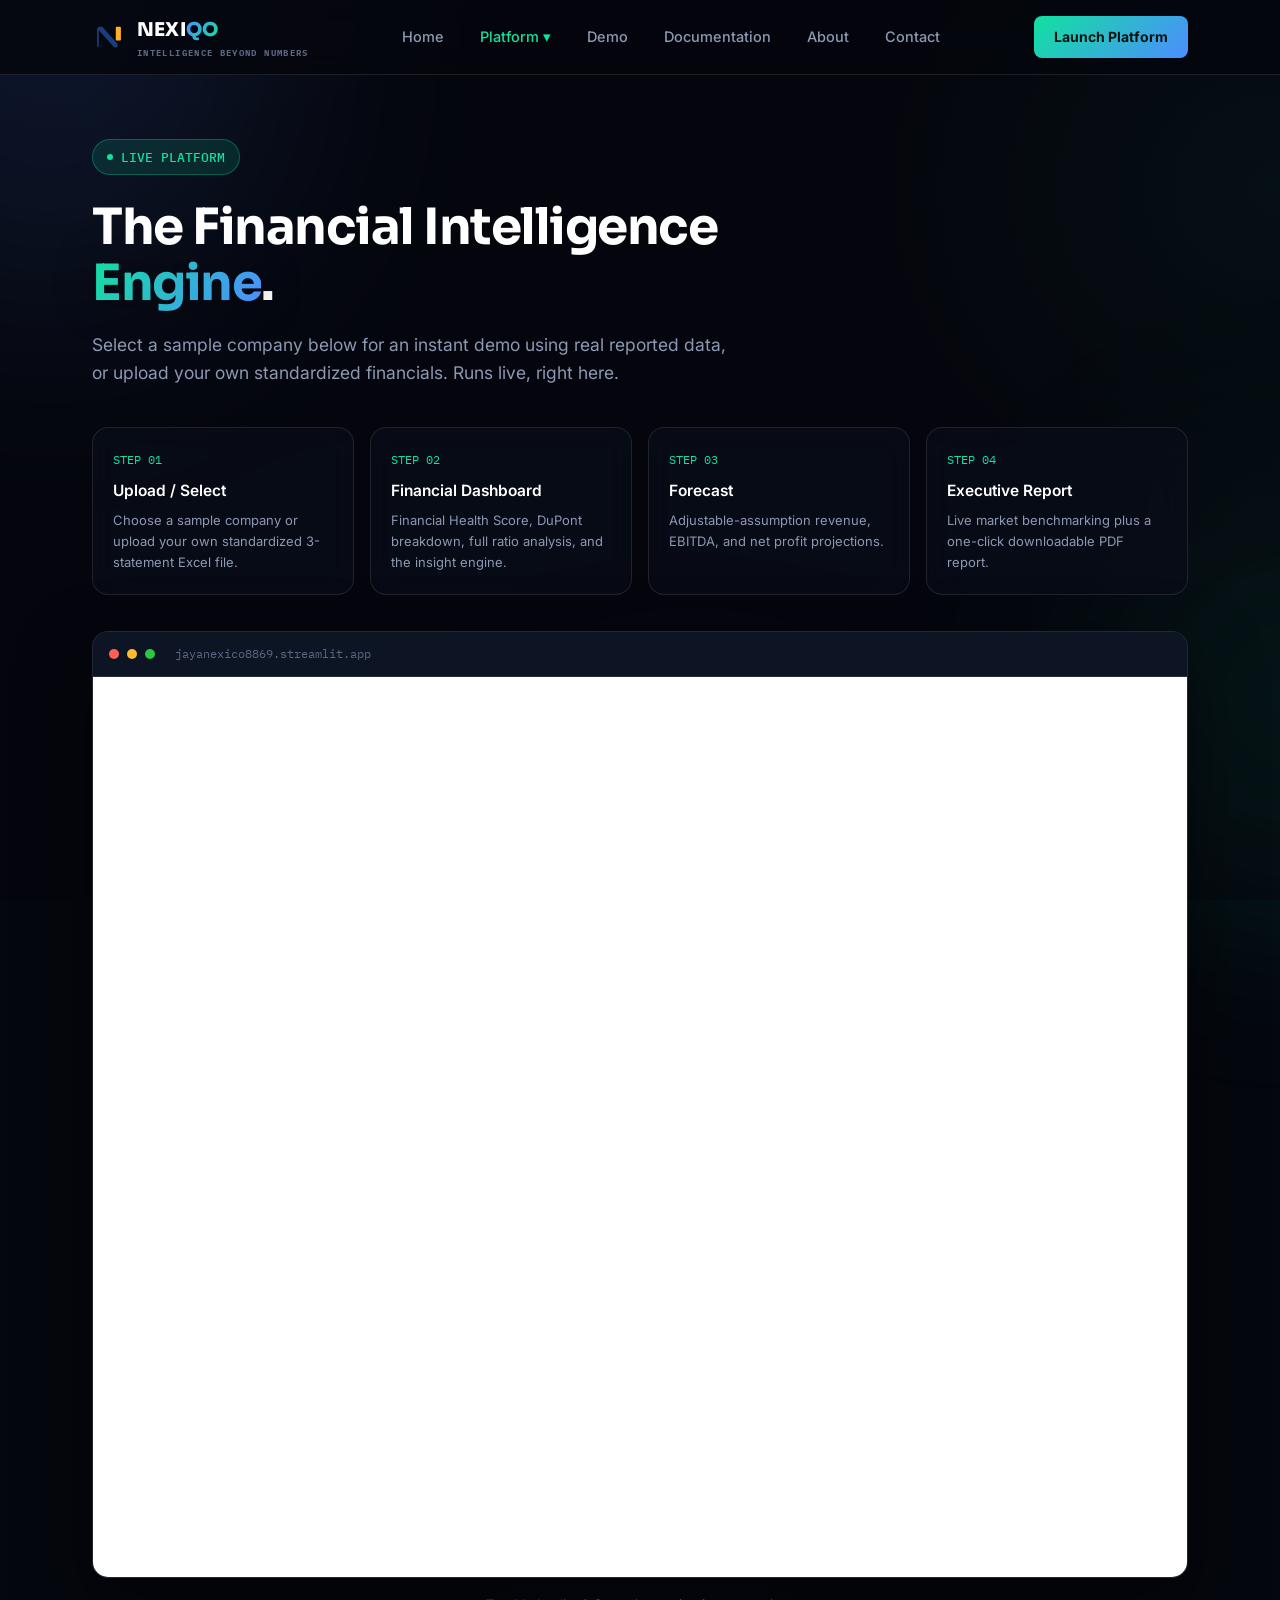
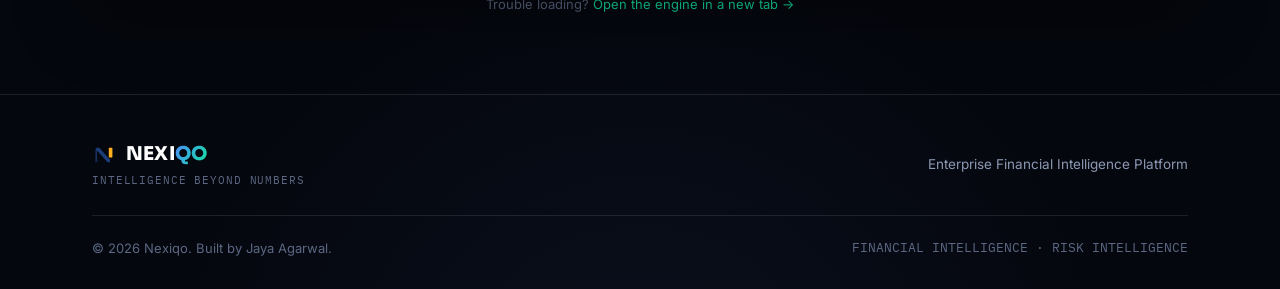
<file: platform.html>
<!DOCTYPE html>
<html lang="en">
<head>
<meta charset="UTF-8">
<meta name="viewport" content="width=device-width, initial-scale=1.0">
<title>Platform — Nexiqo</title>
<link rel="preconnect" href="https://fonts.googleapis.com">
<link href="https://fonts.googleapis.com/css2?family=Sora:wght@400;500;600;700;800&family=Inter:wght@400;500;600;700&family=IBM+Plex+Mono:wght@400;500;600&display=swap" rel="stylesheet">
<link rel="stylesheet" href="styles.css">
</head>
<body>
<div class="blob blob1"></div><div class="blob blob2"></div><div class="blob blob3"></div>
<div class="scrim"></div>

<nav>
  <div class="wrap">
    <a class="brand" href="index.html">
      <svg class="brand-mark" viewBox="0 0 40 40" fill="none">
        <path d="M6 32V10L8 8H12L30 28V32H26L8 12V32H6Z" fill="url(#navN1)"/>
        <path d="M6 32L12 26V32H6Z" fill="#071022"/>
        <rect x="28" y="8" width="6" height="16" rx="1" fill="url(#navN2)"/>
        <defs>
          <linearGradient id="navN1" x1="6" y1="8" x2="30" y2="32"><stop stop-color="#1B3E7A"/><stop offset="1" stop-color="#12E19F"/></linearGradient>
          <linearGradient id="navN2" x1="28" y1="8" x2="34" y2="24"><stop stop-color="#FFB020"/><stop offset="1" stop-color="#12E19F"/></linearGradient>
        </defs>
      </svg>
      <div class="brand-stack">
        <span class="wordmark"><span class="w-nexi">NEXI</span><span class="w-qo">QO</span></span>
        <span class="tagline">Intelligence Beyond Numbers</span>
      </div>
    </a>
    <ul class="nav-links">
      <li class=""><a class="top-link" href="index.html">Home</a></li>
      <li class="dropdown active">
        <a class="top-link" href="platform.html">Platform ▾</a>
        <div class="dropdown-menu">
          <a href="platform.html#upload">Upload Financial Statements</a>
          <a href="platform.html#dashboard">Financial Dashboard</a>
          <a href="platform.html#forecast">Forecast</a>
          <a href="platform.html#report">Executive Report</a>
        </div>
      </li>
      <li class=""><a class="top-link" href="demo.html">Demo</a></li>
      <li class=""><a class="top-link" href="documentation.html">Documentation</a></li>
      <li class=""><a class="top-link" href="about.html">About</a></li>
      <li class=""><a class="top-link" href="contact.html">Contact</a></li>
    </ul>
    <a class="nav-cta" href="platform.html">Launch Platform</a>
  </div>
</nav>

<header class="page-hero">
  <div class="wrap">
    <span class="eyebrow"><span class="dot"></span>LIVE PLATFORM</span>
    <h1 class="page-title">The Financial Intelligence <span class="grad">Engine</span>.</h1>
    <p class="page-sub">Select a sample company below for an instant demo using real reported data, or upload your own standardized financials. Runs live, right here.</p>
  </div>
</header>

<section style="padding-top:0;">
  <div class="wrap">
    <div class="steps-row">
      <a href="#upload" class="step-card panel reveal" id="upload">
        <div class="step-num">STEP 01</div>
        <h4>Upload / Select</h4>
        <p>Choose a sample company or upload your own standardized 3-statement Excel file.</p>
      </a>
      <a href="#dashboard" class="step-card panel reveal" id="dashboard">
        <div class="step-num">STEP 02</div>
        <h4>Financial Dashboard</h4>
        <p>Financial Health Score, DuPont breakdown, full ratio analysis, and the insight engine.</p>
      </a>
      <a href="#forecast" class="step-card panel reveal" id="forecast">
        <div class="step-num">STEP 03</div>
        <h4>Forecast</h4>
        <p>Adjustable-assumption revenue, EBITDA, and net profit projections.</p>
      </a>
      <a href="#report" class="step-card panel reveal" id="report">
        <div class="step-num">STEP 04</div>
        <h4>Executive Report</h4>
        <p>Live market benchmarking plus a one-click downloadable PDF report.</p>
      </a>
    </div>

    <div class="app-frame-wrap reveal">
      <div class="app-frame-bar">
        <span class="traffic t1"></span><span class="traffic t2"></span><span class="traffic t3"></span>
        <span class="url">jayanexico8869.streamlit.app</span>
      </div>
      <!-- Replace the src below with your real deployed Streamlit URL once live, e.g.:
           https://YOUR-APP-NAME.streamlit.app/?embed=true&embed_options=show_toolbar:false -->
      <iframe id="engineFrame" src="about:blank" loading="lazy" title="Nexiqo Financial Intelligence Engine"></iframe>
      <div class="frame-fallback" id="frameFallback">
        <p class="mono" style="color:var(--emerald);margin-bottom:10px;">⚠ ENGINE NOT YET DEPLOYED</p>
        <p>This panel will show the live app once deployed to Streamlit Community Cloud.<br>Follow the README in your project files, then replace the iframe <code>src</code> in platform.html with your app's URL + <code>?embed=true</code>.</p>
      </div>
    </div>
    <p style="margin-top:16px;font-size:13px;color:var(--text-dim);text-align:center;">Trouble loading? <a href="#" id="openNewTab" style="color:var(--emerald);">Open the engine in a new tab →</a></p>
  </div>
</section>

<footer>
  <div class="wrap">
    <div class="footer-top">
      <div>
        <div class="footer-brand">
          <svg width="24" height="24" viewBox="0 0 40 40" fill="none">
            <path d="M6 32V10L8 8H12L30 28V32H26L8 12V32H6Z" fill="url(#footN1)"/>
            <path d="M6 32L12 26V32H6Z" fill="#071022"/>
            <rect x="28" y="8" width="6" height="16" rx="1" fill="url(#footN2)"/>
            <defs>
              <linearGradient id="footN1" x1="6" y1="8" x2="30" y2="32"><stop stop-color="#1B3E7A"/><stop offset="1" stop-color="#12E19F"/></linearGradient>
              <linearGradient id="footN2" x1="28" y1="8" x2="34" y2="24"><stop stop-color="#FFB020"/><stop offset="1" stop-color="#12E19F"/></linearGradient>
            </defs>
          </svg>
          <span class="wordmark"><span class="w-nexi">NEXI</span><span class="w-qo">QO</span></span>
        </div>
        <div class="footer-tagline">INTELLIGENCE BEYOND NUMBERS</div>
      </div>
      <div style="font-size:13.5px;color:var(--text-muted);">Enterprise Financial Intelligence Platform</div>
    </div>
    <div class="bottom-row">
      <span>© 2026 Nexiqo. Built by Jaya Agarwal.</span>
      <span class="mono">FINANCIAL INTELLIGENCE · RISK INTELLIGENCE</span>
    </div>
  </div>
</footer>
<script src="common.js"></script>
<script>
  // Once deployed, set your real Streamlit URL here — this one line drives both the iframe and the "open in new tab" link.
  const ENGINE_URL = "https://jayanexico8869.streamlit.app"; // <-- live Nexiqo Financial Intelligence Engine
  if (ENGINE_URL) {
    document.getElementById('engineFrame').src = ENGINE_URL + "/?embed=true&embed_options=show_toolbar:false";
    document.getElementById('frameFallback').style.display = 'none';
    document.getElementById('openNewTab').href = ENGINE_URL;
  } else {
    document.getElementById('engineFrame').style.display = 'none';
  }
</script>
</body>
</html>
</file>
<file: styles.css>
:root{
  --bg0:#05070E; --bg1:#0A1120;
  --panel:rgba(9,13,24,0.82); --panel-border:rgba(255,255,255,0.10);
  --emerald:#12E19F; --emerald-soft:rgba(18,225,159,0.13);
  --blue:#4C8DFF; --blue-soft:rgba(76,141,255,0.13);
  --text:#F0F4FA; --text-muted:#8C99B3; --text-dim:#5C6883;
}
*{margin:0;padding:0;box-sizing:border-box;}
html{scroll-behavior:smooth;}
body{
  background:
    radial-gradient(ellipse 900px 600px at 8% -10%, rgba(76,141,255,0.10), transparent 55%),
    radial-gradient(ellipse 800px 700px at 100% 10%, rgba(18,225,159,0.08), transparent 50%),
    radial-gradient(ellipse 900px 800px at 50% 105%, rgba(76,141,255,0.06), transparent 55%),
    var(--bg0);
  color:var(--text); font-family:'Inter',sans-serif; line-height:1.6; -webkit-font-smoothing:antialiased;
  overflow-x:hidden; position:relative; min-height:100vh;
}
h1,h2,h3,.display{font-family:'Sora',sans-serif;}
.mono{font-family:'IBM Plex Mono',monospace;}
a{text-decoration:none;color:inherit;}
.wrap{max-width:1160px;margin:0 auto;padding:0 32px;}
.blob{position:fixed;border-radius:50%;filter:blur(120px);z-index:0;pointer-events:none;opacity:0.20;}
.blob1{width:460px;height:460px;background:var(--blue);top:-160px;left:-180px;}
.blob2{width:400px;height:400px;background:var(--emerald);top:55%;right:-220px;opacity:0.14;}
.blob3{width:360px;height:360px;background:#7C5CFF;bottom:-200px;left:40%;opacity:0.12;}
.scrim{position:fixed;inset:0;z-index:0;pointer-events:none;background:rgba(5,7,14,0.42);}

nav{position:sticky;top:0;z-index:200;background:rgba(5,7,14,0.85);backdrop-filter:blur(14px);border-bottom:1px solid var(--panel-border);}
nav .wrap{display:flex;align-items:center;justify-content:space-between;height:74px;}
.brand{display:flex;align-items:center;gap:11px;font-weight:700;font-size:19px;letter-spacing:-0.02em;}
.brand-mark{width:34px;height:34px;flex-shrink:0;}
.brand-stack{display:flex;flex-direction:column;gap:1px;}
.wordmark{font-family:'Sora',sans-serif;font-weight:800;letter-spacing:0.01em;font-size:19px;text-transform:uppercase;}
.wordmark .w-nexi{color:#fff;}
.wordmark .w-qo{background:linear-gradient(120deg,var(--blue),var(--emerald));-webkit-background-clip:text;background-clip:text;color:transparent;}
.tagline{font-family:'IBM Plex Mono',monospace;font-size:8.5px;letter-spacing:0.16em;color:var(--text-dim);text-transform:uppercase;}
.nav-links{display:flex;gap:8px;align-items:center;}
.nav-links > li{list-style:none;position:relative;}
.nav-links a.top-link{font-size:14.5px;font-weight:500;color:var(--text-muted);transition:color .15s;padding:10px 14px;display:inline-block;}
.nav-links a.top-link:hover, .nav-links li.active > a.top-link{color:var(--text);}
.nav-links li.active > a.top-link{color:var(--emerald);}
.dropdown-menu{
  position:absolute;top:100%;left:0;background:#0A0F1C;border:1px solid var(--panel-border);border-radius:10px;
  padding:8px;min-width:240px;opacity:0;visibility:hidden;transform:translateY(6px);transition:all .18s;
  box-shadow:0 20px 40px rgba(0,0,0,0.5);
}
.dropdown:hover .dropdown-menu{opacity:1;visibility:visible;transform:translateY(0);}
.dropdown-menu a{display:block;padding:10px 12px;font-size:13.5px;color:var(--text-muted);border-radius:6px;}
.dropdown-menu a:hover{background:rgba(18,225,159,0.08);color:var(--emerald);}
.nav-cta{
  background:linear-gradient(135deg,var(--emerald),var(--blue));color:#04140F;padding:10px 20px;border-radius:8px;
  font-size:14px;font-weight:700;transition:filter .15s, transform .15s;
}
.nav-cta:hover{filter:brightness(1.1);transform:translateY(-1px);}
@media (max-width:900px){.nav-links{display:none;}}

section, header, main{position:relative;z-index:1;}
section{padding:80px 0;}
.page-hero{padding:64px 0 40px;}
.eyebrow{
  display:inline-flex;align-items:center;gap:8px;font-family:'IBM Plex Mono',monospace;font-size:12.5px;font-weight:500;
  color:var(--emerald);background:var(--emerald-soft);border:1px solid rgba(18,225,159,0.3);padding:7px 14px;border-radius:20px;margin-bottom:24px;
}
.eyebrow .dot{width:6px;height:6px;border-radius:50%;background:var(--emerald);display:inline-block;animation:pulse 2s infinite;}
@keyframes pulse{0%,100%{opacity:1;}50%{opacity:0.3;}}
h1.page-title{font-size:clamp(32px,4.4vw,50px);font-weight:700;letter-spacing:-0.03em;line-height:1.12;max-width:800px;color:#fff;}
h1.page-title .grad{background:linear-gradient(120deg,var(--emerald),var(--blue));-webkit-background-clip:text;background-clip:text;color:transparent;filter:drop-shadow(0 2px 18px rgba(0,0,0,0.5));}
.page-sub{margin-top:20px;font-size:17.5px;color:var(--text-muted);max-width:640px;}

.btn-primary{
  background:linear-gradient(135deg,var(--emerald),var(--blue));color:#04140F;padding:15px 28px;border-radius:9px;
  font-size:15px;font-weight:700;display:inline-flex;align-items:center;gap:8px;transition:transform .15s,filter .15s;
}
.btn-primary:hover{transform:translateY(-2px);filter:brightness(1.08);box-shadow:0 8px 30px rgba(18,225,159,0.25);}
.btn-secondary{
  background:var(--panel);color:var(--text);padding:15px 28px;border-radius:9px;font-size:15px;font-weight:600;
  border:1px solid var(--panel-border);backdrop-filter:blur(10px);transition:border-color .15s,transform .15s;
}
.btn-secondary:hover{border-color:rgba(255,255,255,0.25);transform:translateY(-2px);}
.hero-ctas{display:flex;gap:14px;margin-top:30px;flex-wrap:wrap;}

.section-head{max-width:640px;margin-bottom:48px;}
.section-tag{font-family:'IBM Plex Mono',monospace;font-size:12.5px;color:var(--emerald);font-weight:500;letter-spacing:0.03em;margin-bottom:14px;display:block;}
.section-head h2{font-size:clamp(26px,3vw,36px);font-weight:700;letter-spacing:-0.02em;color:#fff;}
.section-head p{margin-top:14px;color:var(--text-muted);font-size:16px;}

.panel{background:var(--panel);border:1px solid var(--panel-border);border-radius:16px;backdrop-filter:blur(14px);}

/* Products */
.products-grid{display:grid;grid-template-columns:1fr 1fr;gap:24px;}
@media (max-width:820px){.products-grid{grid-template-columns:1fr;}}
.product-card{padding:32px;position:relative;overflow:hidden;transition:border-color .25s, box-shadow .25s;}
.product-card:hover{box-shadow:0 20px 50px rgba(0,0,0,0.4);border-color:rgba(18,225,159,0.3);}
.product-status{display:inline-flex;align-items:center;gap:6px;font-family:'IBM Plex Mono',monospace;font-size:11.5px;font-weight:600;padding:5px 11px;border-radius:20px;width:fit-content;margin-bottom:20px;}
.status-live{color:var(--emerald);background:var(--emerald-soft);border:1px solid rgba(18,225,159,0.3);}
.status-live .dot{width:5px;height:5px;border-radius:50%;background:var(--emerald);display:inline-block;animation:pulse 1.5s infinite;}
.status-showcase{color:#B79CFF;background:rgba(124,92,255,0.13);border:1px solid rgba(124,92,255,0.3);}
.status-showcase .dot{width:5px;height:5px;border-radius:50%;background:#B79CFF;display:inline-block;}
.product-icon{width:46px;height:46px;border-radius:12px;background:linear-gradient(135deg,rgba(18,225,159,0.18),rgba(76,141,255,0.18));border:1px solid var(--panel-border);display:flex;align-items:center;justify-content:center;margin-bottom:20px;}
.product-card h3{font-size:21px;font-weight:700;letter-spacing:-0.01em;margin-bottom:10px;color:#fff;}
.product-card p{color:var(--text-muted);font-size:15px;margin-bottom:22px;}
.product-features{list-style:none;margin-bottom:24px;}
.product-features li{font-size:13.8px;color:#C4CDDE;padding:8px 0;border-top:1px solid var(--panel-border);display:flex;align-items:center;gap:10px;}
.product-features li:first-child{border-top:none;}
.product-features li::before{content:'';width:4px;height:4px;border-radius:50%;background:var(--emerald);flex-shrink:0;}
.product-link{font-weight:700;font-size:14.5px;color:var(--emerald);display:inline-flex;align-items:center;gap:6px;}
.product-link:hover{color:var(--blue);}

/* Why grid */
.why-grid{display:grid;grid-template-columns:repeat(4,1fr);gap:16px;}
@media (max-width:900px){.why-grid{grid-template-columns:1fr 1fr;}}
@media (max-width:560px){.why-grid{grid-template-columns:1fr;}}
.why-item{padding:28px 24px;transition:transform .2s, border-color .2s;}
.why-item:hover{transform:translateY(-4px);border-color:rgba(18,225,159,0.35);}
.why-q{font-family:'IBM Plex Mono',monospace;font-size:12px;color:var(--emerald);margin-bottom:14px;}
.why-item h4{font-size:17px;font-weight:600;margin-bottom:10px;letter-spacing:-0.01em;color:#fff;}
.why-item p{font-size:14px;color:var(--text-muted);line-height:1.6;}

/* Stats */
.stats-row{display:grid;grid-template-columns:repeat(3,1fr);gap:20px;margin-top:56px;}
@media (max-width:700px){.stats-row{grid-template-columns:1fr;}}
.stat{text-align:center;padding:28px;}
.stat .num{font-family:'Sora',sans-serif;font-size:38px;font-weight:700;background:linear-gradient(120deg,var(--emerald),var(--blue));-webkit-background-clip:text;background-clip:text;color:transparent;filter:drop-shadow(0 2px 14px rgba(0,0,0,0.5));}
.stat .lbl{font-size:13.5px;color:var(--text-muted);margin-top:6px;}

/* Step indicator (Platform page) */
.steps-row{display:grid;grid-template-columns:repeat(4,1fr);gap:16px;margin-bottom:36px;}
@media (max-width:800px){.steps-row{grid-template-columns:1fr 1fr;}}
@media (max-width:520px){.steps-row{grid-template-columns:1fr;}}
.step-card{padding:22px 20px;scroll-margin-top:100px;}
.step-num{font-family:'IBM Plex Mono',monospace;font-size:12px;color:var(--emerald);margin-bottom:10px;}
.step-card h4{font-size:15.5px;font-weight:600;color:#fff;margin-bottom:6px;}
.step-card p{font-size:13px;color:var(--text-muted);}

/* iframe wrapper */
.app-frame-wrap{border-radius:16px;overflow:hidden;border:1px solid var(--panel-border);background:#0A0F1C;box-shadow:0 30px 70px rgba(0,0,0,0.5);}
.app-frame-bar{display:flex;align-items:center;gap:8px;padding:12px 16px;background:#0D1424;border-bottom:1px solid var(--panel-border);}
.app-frame-bar .traffic{width:10px;height:10px;border-radius:50%;}
.app-frame-bar .t1{background:#FF5F57;} .app-frame-bar .t2{background:#FEBC2E;} .app-frame-bar .t3{background:#28C840;}
.app-frame-bar .url{margin-left:12px;font-family:'IBM Plex Mono',monospace;font-size:12px;color:var(--text-dim);}
.app-frame-wrap iframe{width:100%;height:900px;border:0;display:block;background:#fff;}
.frame-fallback{padding:60px 20px;text-align:center;color:var(--text-muted);}

/* Comparison table */
.compare-table{width:100%;border-collapse:collapse;overflow:hidden;border-radius:14px;}
.compare-table th,.compare-table td{padding:16px 20px;text-align:left;font-size:14.5px;border-bottom:1px solid var(--panel-border);}
.compare-table th{background:rgba(255,255,255,0.03);color:var(--text-muted);font-weight:600;font-size:12.5px;font-family:'IBM Plex Mono',monospace;text-transform:uppercase;letter-spacing:0.03em;}
.compare-table td.win{color:var(--emerald);font-weight:600;}

/* Docs */
.docs-grid{display:grid;grid-template-columns:220px 1fr;gap:44px;}
@media (max-width:820px){.docs-grid{grid-template-columns:1fr;}}
.docs-nav{position:sticky;top:100px;align-self:start;}
.docs-nav a{display:block;padding:8px 0;font-size:13.5px;color:var(--text-muted);border-left:2px solid var(--panel-border);padding-left:14px;}
.docs-nav a:hover{color:var(--emerald);border-left-color:var(--emerald);}
.docs-section{padding:26px 0;border-bottom:1px solid var(--panel-border);scroll-margin-top:100px;}
.docs-section:last-child{border-bottom:none;}
.docs-section h3{font-size:19px;color:#fff;margin-bottom:12px;}
.docs-section p, .docs-section li{color:#C4CDDE;font-size:14.5px;line-height:1.7;}
.docs-table{width:100%;border-collapse:collapse;margin-top:14px;}
.docs-table th,.docs-table td{padding:10px 14px;text-align:left;font-size:13.5px;border-bottom:1px solid var(--panel-border);}
.docs-table th{color:var(--text-muted);font-family:'IBM Plex Mono',monospace;font-size:11.5px;text-transform:uppercase;}
.tech-badges{display:flex;flex-wrap:wrap;gap:10px;margin-top:14px;}
.tech-badges span{font-family:'IBM Plex Mono',monospace;font-size:12.5px;background:rgba(255,255,255,0.05);border:1px solid var(--panel-border);padding:8px 14px;border-radius:20px;color:#C4CDDE;}

/* Founder / About */
.founder-wrap{display:grid;grid-template-columns:220px 1fr;gap:52px;align-items:start;padding:44px;}
@media (max-width:700px){.founder-wrap{grid-template-columns:1fr;padding:28px;}}
.founder-avatar{width:180px;height:180px;border-radius:18px;background:linear-gradient(150deg,var(--emerald),var(--blue));display:flex;align-items:center;justify-content:center;color:#04140F;font-family:'Sora',sans-serif;font-size:52px;font-weight:800;letter-spacing:-0.02em;}
.founder-name{font-size:26px;font-weight:700;letter-spacing:-0.02em;margin-bottom:4px;color:#fff;}
.founder-role{color:var(--emerald);font-weight:600;font-size:14px;margin-bottom:18px;font-family:'IBM Plex Mono',monospace;}
.founder-bio p{color:#C4CDDE;font-size:15.5px;margin-bottom:14px;max-width:640px;}
.founder-tags{display:flex;flex-wrap:wrap;gap:8px;margin:22px 0;}
.founder-tags span{font-family:'IBM Plex Mono',monospace;font-size:12px;background:rgba(255,255,255,0.05);border:1px solid var(--panel-border);padding:6px 12px;border-radius:20px;color:#C4CDDE;}
.founder-links{display:flex;gap:14px;margin-top:8px;flex-wrap:wrap;}
.founder-links a{font-size:14px;font-weight:600;border:1px solid var(--panel-border);padding:9px 18px;border-radius:8px;background:rgba(255,255,255,0.04);transition:border-color .15s, background .15s;}
.founder-links a:hover{border-color:var(--emerald);background:rgba(18,225,159,0.08);}

/* Contact */
.contact-grid{display:grid;grid-template-columns:1fr 1fr;gap:20px;max-width:760px;}
@media (max-width:600px){.contact-grid{grid-template-columns:1fr;}}
.contact-card{padding:28px;text-align:center;transition:transform .2s, border-color .2s;}
.contact-card:hover{transform:translateY(-3px);border-color:rgba(18,225,159,0.3);}
.contact-card .icon{width:46px;height:46px;border-radius:12px;background:linear-gradient(135deg,rgba(18,225,159,0.18),rgba(76,141,255,0.18));display:flex;align-items:center;justify-content:center;margin:0 auto 14px;}
.contact-card h4{color:#fff;font-size:16px;margin-bottom:6px;}
.contact-card p{color:var(--text-muted);font-size:13.5px;}

footer{border-top:1px solid var(--panel-border);padding:44px 0 30px;}
.footer-top{display:flex;justify-content:space-between;align-items:center;flex-wrap:wrap;gap:20px;padding-bottom:26px;border-bottom:1px solid var(--panel-border);margin-bottom:22px;}
.footer-brand{display:flex;align-items:center;gap:10px;color:#fff;font-weight:700;font-family:'Sora',sans-serif;font-size:17px;}
.footer-tagline{font-family:'IBM Plex Mono',monospace;font-size:11px;letter-spacing:0.08em;color:var(--text-dim);margin-top:2px;}
footer .bottom-row{display:flex;justify-content:space-between;font-size:13px;color:var(--text-dim);flex-wrap:wrap;gap:10px;}

.reveal{opacity:0;transform:translateY(18px);transition:opacity .7s ease, transform .7s ease;}
.reveal.visible{opacity:1;transform:translateY(0);}
@media (prefers-reduced-motion:reduce){.reveal{opacity:1;transform:none;transition:none;}}
</file>
